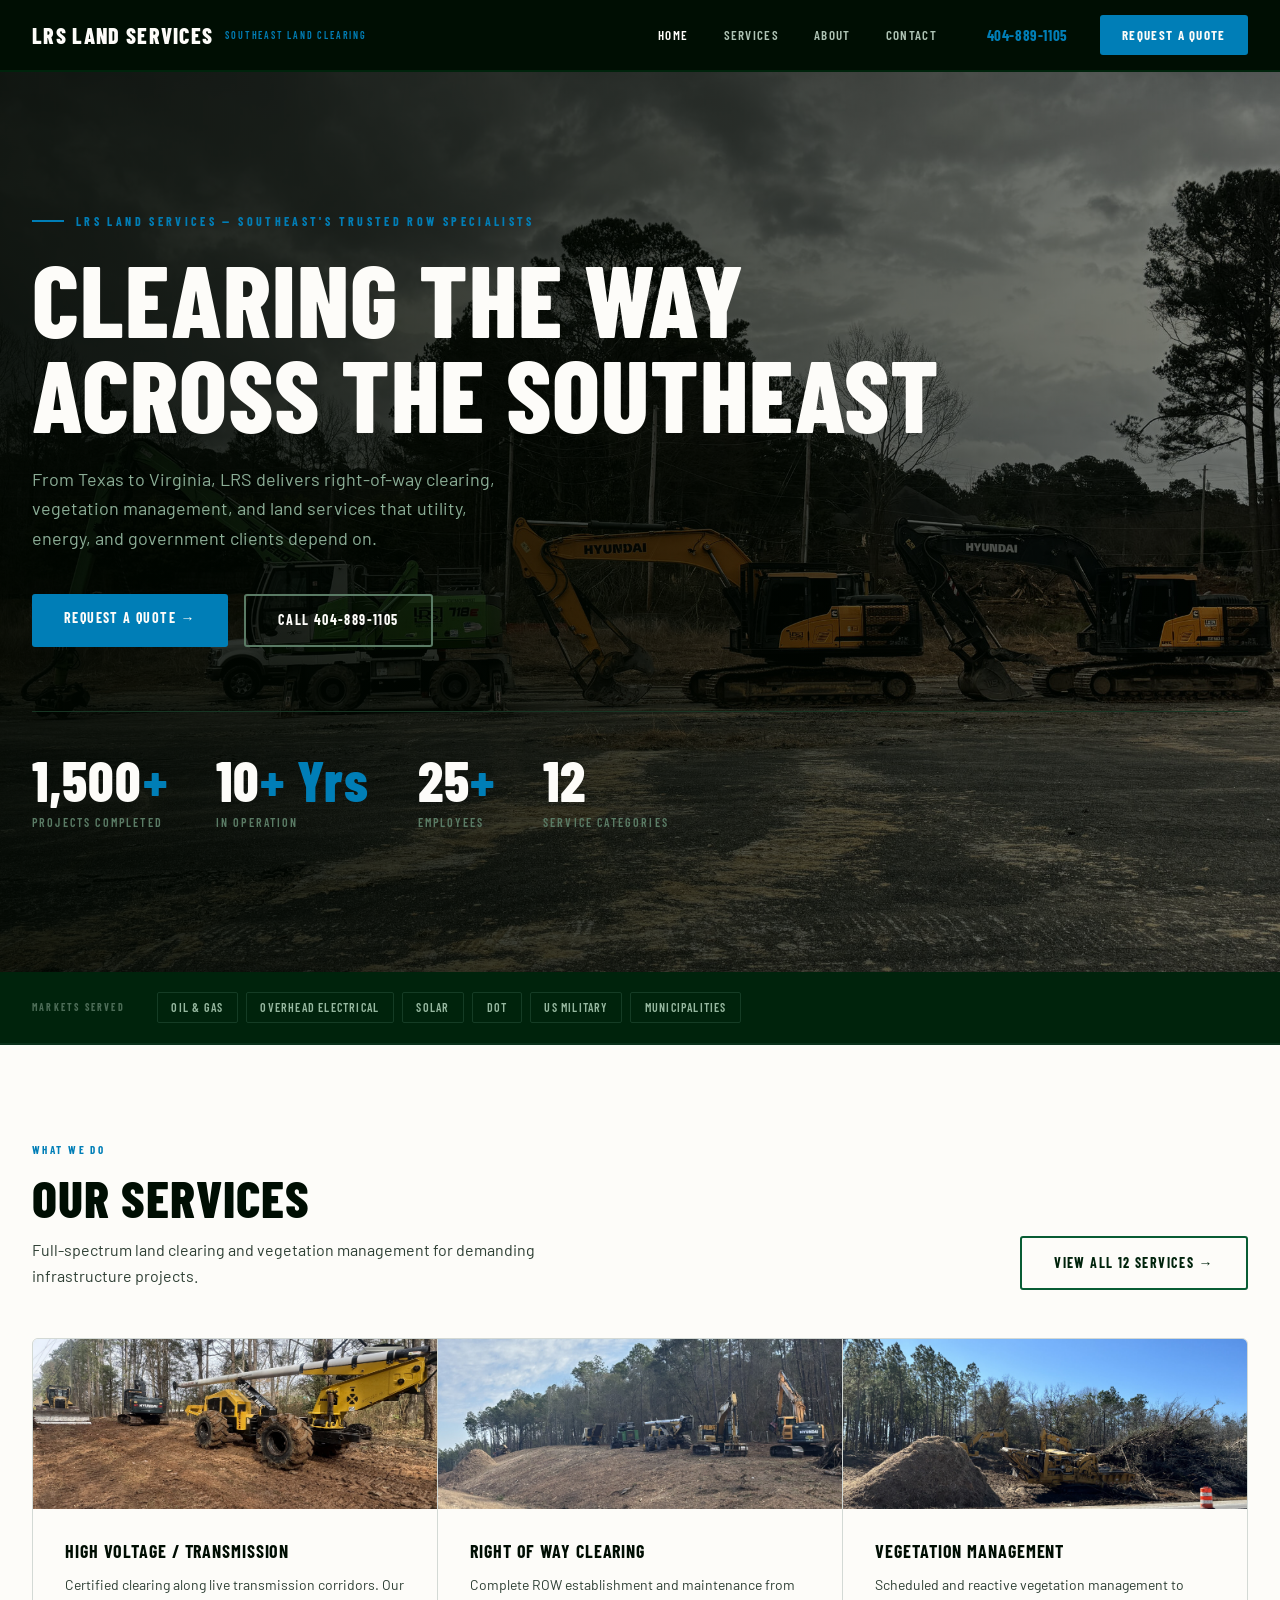
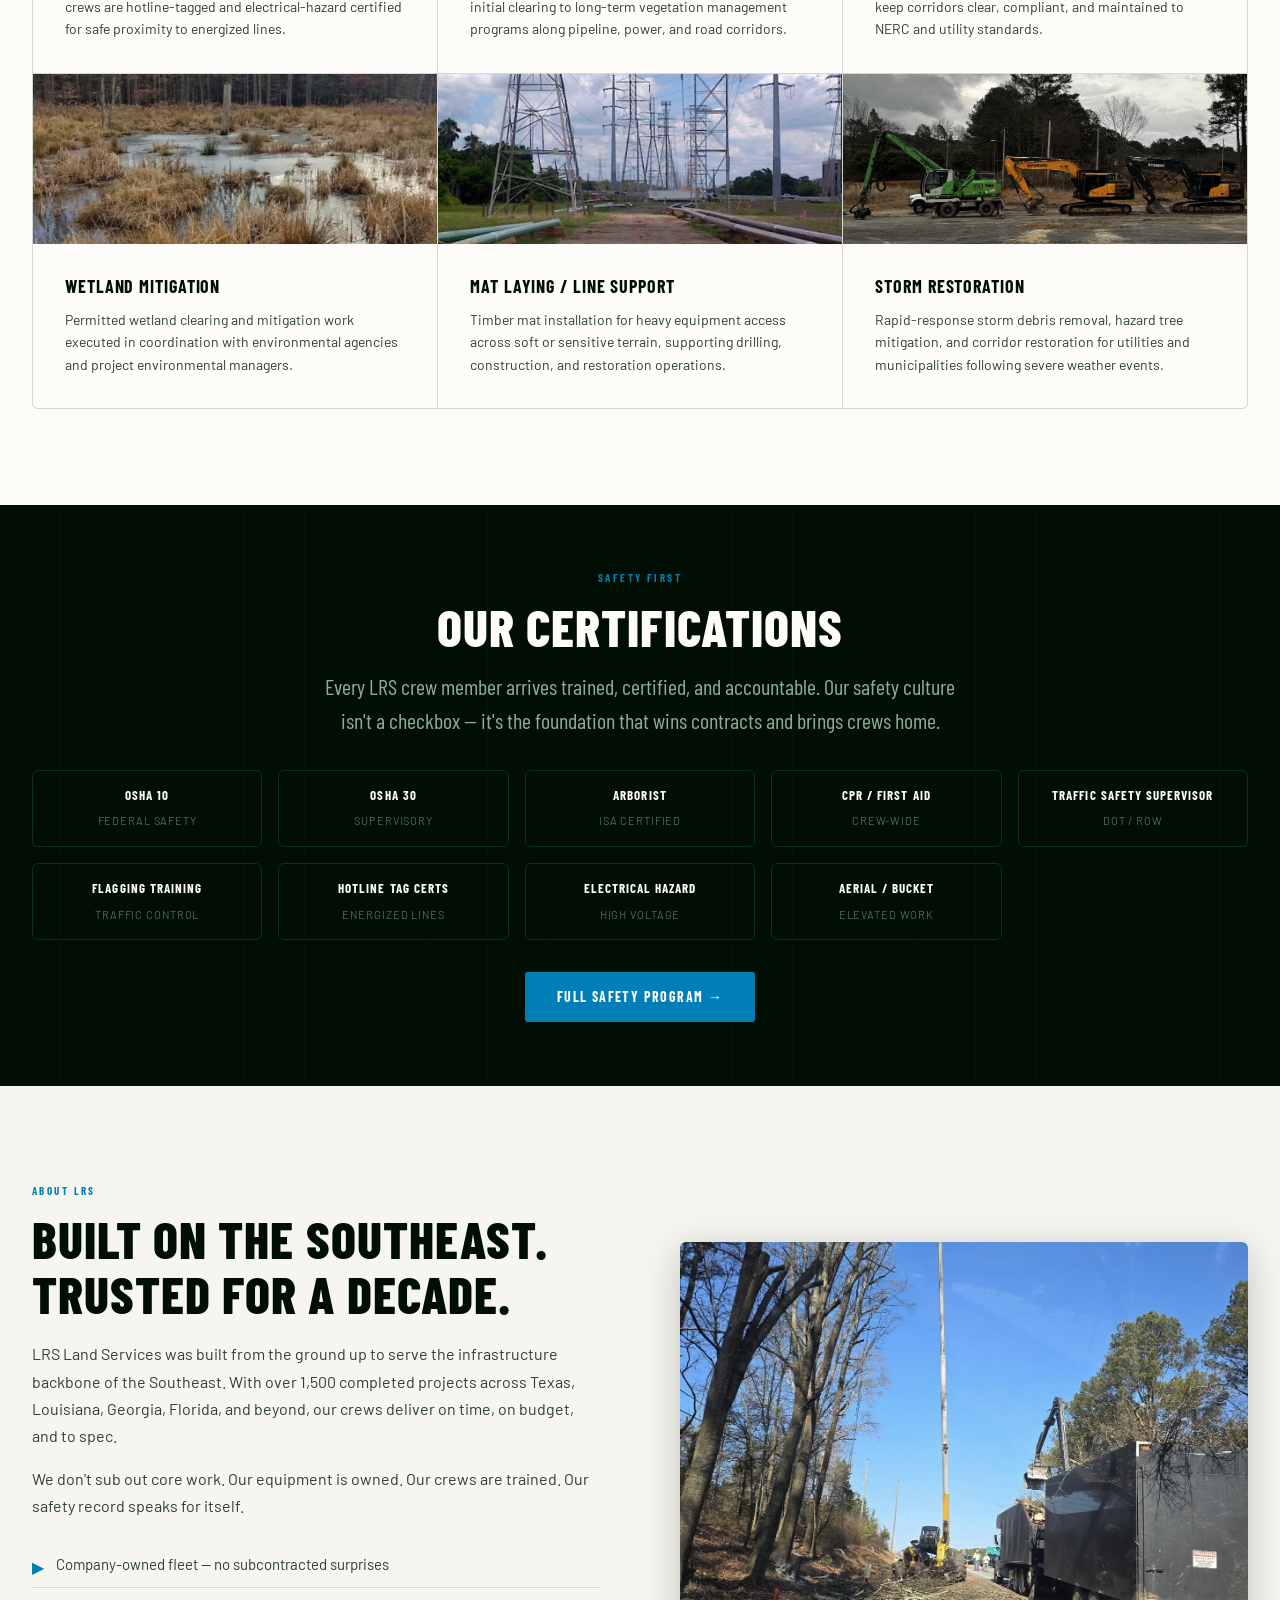
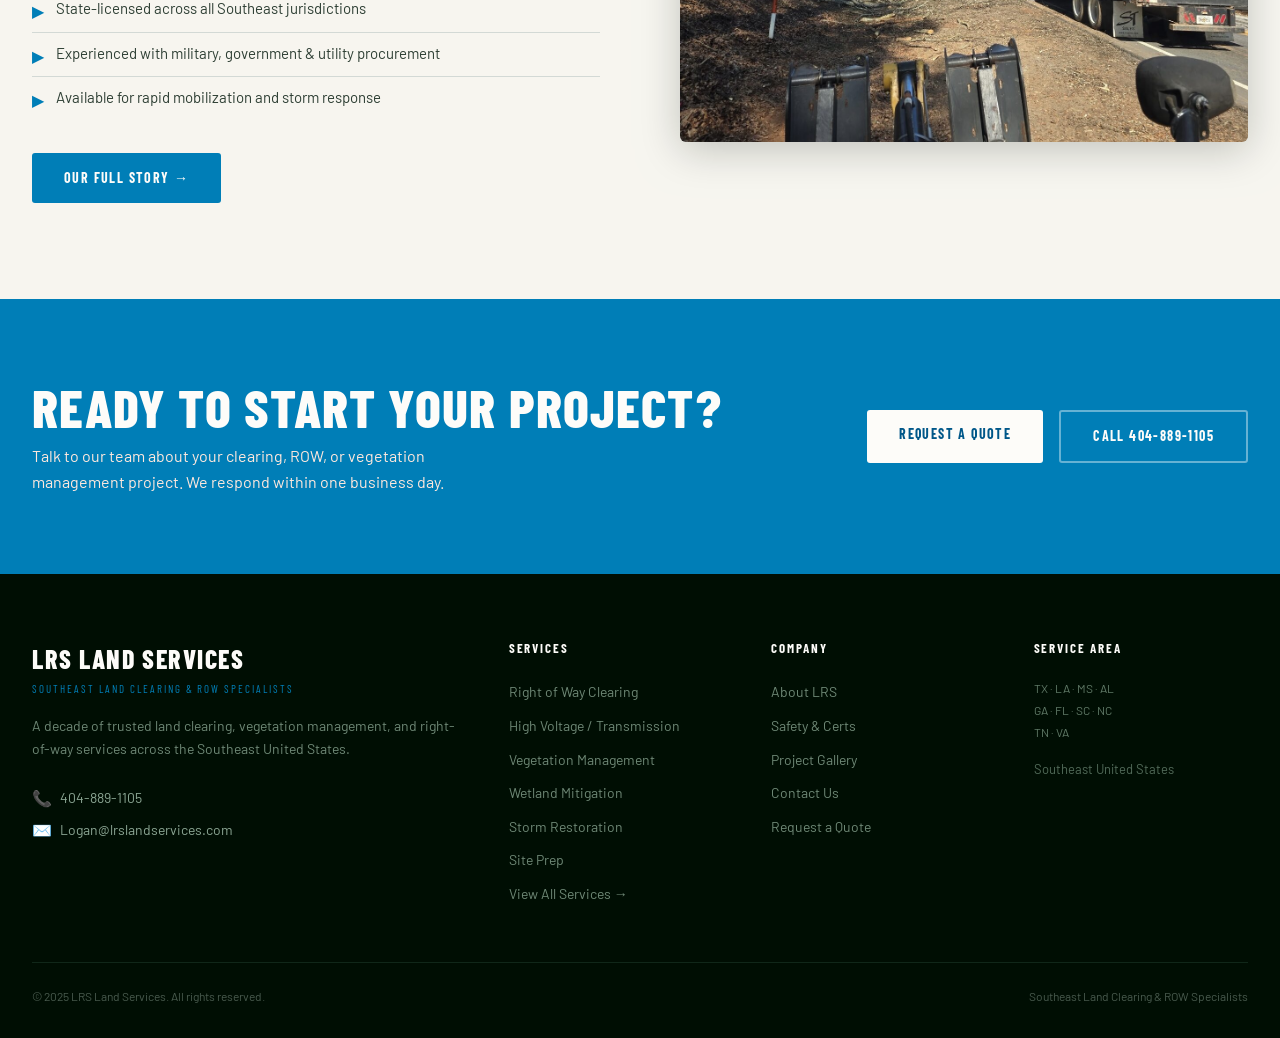
<file: index.html>
<!DOCTYPE html><html lang="en" data-colorway="green" style="--orange: oklch(55% 0.15 230); --orange-dark: oklch(42% 0.14 230);"><head>

  <meta charset="UTF-8">
  <meta name="viewport" content="width=device-width, initial-scale=1.0">
  <title>LRS Land Services — Clearing the Way Across the Southeast</title>
  <link rel="icon" href="/favicon.svg" type="image/svg+xml">
  <link rel="stylesheet" href="/shared.css">
  <style>
    /* ── Hero ────────────────────────────────────────────────────────────── */
    .hero {
      min-height: 100vh;
      position: relative;
      display: flex;
      align-items: center;
      overflow: hidden;
    }
    .hero-bg {
      position: absolute;
      inset: 0;
      background-image: url('/uploads/img-6658-85b6f6cc.jpg');
      background-size: cover;
      background-position: center 40%;
    }
    .hero-bg::after {
      content: '';
      position: absolute;
      inset: 0;
      background: linear-gradient(
        to right,
        oklch(10% calc(0.04 * var(--cw-c-mul, 1)) var(--cw-h, 155) / 0.88) 0%,
        oklch(10% calc(0.04 * var(--cw-c-mul, 1)) var(--cw-h, 155) / 0.72) 50%,
        oklch(10% calc(0.04 * var(--cw-c-mul, 1)) var(--cw-h, 155) / 0.45) 100%
      );
    }
    .hero-ph-label {
      position: absolute;
      bottom: 2rem;
      right: 2rem;
      font-family: monospace;
      font-size: 10px;
      letter-spacing: 0.1em;
      text-transform: uppercase;
      color: oklch(40% calc(0.04 * var(--cw-c-mul, 1)) var(--cw-h, 155));
      z-index: 2;
    }
    .hero-inner {
      position: relative;
      z-index: 2;
      max-width: 1280px;
      width: 100%;
      margin: 0 auto;
      padding: 0 2rem;
    }
    .hero-eyebrow {
      font-family: var(--font-display);
      font-weight: 700;
      font-size: 12px;
      letter-spacing: 0.28em;
      text-transform: uppercase;
      color: var(--orange);
      margin-bottom: 1.25rem;
      display: flex;
      align-items: center;
      gap: 0.75rem;
    }
    .hero-eyebrow::before {
      content: '';
      display: block;
      width: 32px;
      height: 2px;
      background: var(--orange);
    }
    .hero-title {
      font-family: var(--font-display);
      font-weight: 800;
      font-size: clamp(52px, 8.5vw, 100px);
      letter-spacing: 0.01em;
      text-transform: uppercase;
      line-height: 0.95;
      color: var(--warm-white);
      margin-bottom: 1.5rem;
      text-wrap: balance;
    }
    .hero-title em {
      font-style: normal;
      color: var(--orange);
    }
    .hero-sub {
      font-size: 18px;
      color: oklch(72% calc(0.05 * var(--cw-c-mul, 1)) var(--cw-h, 155));
      max-width: 480px;
      line-height: 1.65;
      margin-bottom: 2.5rem;
    }
    .hero-ctas {
      display: flex;
      gap: 1rem;
      flex-wrap: wrap;
      margin-bottom: 4rem;
    }
    .hero-stats {
      display: flex;
      gap: 3rem;
      flex-wrap: wrap;
      padding-top: 2.5rem;
      border-top: 1px solid oklch(30% calc(0.05 * var(--cw-c-mul, 1)) var(--cw-h, 155));
    }
    .hero-stat {}
    .hero-stat-num {
      font-family: var(--font-display);
      font-weight: 800;
      font-size: clamp(36px, 5vw, 56px);
      letter-spacing: 0.02em;
      color: var(--warm-white);
      line-height: 1;
    }
    .hero-stat-num span { color: var(--orange); }
    .hero-stat-label {
      font-family: var(--font-display);
      font-size: 12px;
      font-weight: 600;
      letter-spacing: 0.18em;
      text-transform: uppercase;
      color: oklch(55% calc(0.05 * var(--cw-c-mul, 1)) var(--cw-h, 155));
      margin-top: 0.3rem;
    }

    /* ── Markets bar ──────────────────────────────────────────────────────── */
    .markets-bar {
      background: var(--green-dark);
      padding: 1.25rem 2rem;
      border-bottom: 2px solid oklch(28% calc(0.06 * var(--cw-c-mul, 1)) var(--cw-h, 155));
    }
    .markets-bar-inner {
      max-width: 1280px;
      margin: 0 auto;
      display: flex;
      align-items: center;
      gap: 2rem;
      flex-wrap: wrap;
    }
    .markets-bar-label {
      font-family: var(--font-display);
      font-size: 10px;
      font-weight: 700;
      letter-spacing: 0.22em;
      text-transform: uppercase;
      color: oklch(50% calc(0.05 * var(--cw-c-mul, 1)) var(--cw-h, 155));
      flex-shrink: 0;
    }
    .markets-bar-items {
      display: flex;
      gap: 0.5rem;
      flex-wrap: wrap;
    }
    .market-chip {
      font-family: var(--font-display);
      font-weight: 600;
      font-size: 12px;
      letter-spacing: 0.1em;
      text-transform: uppercase;
      color: oklch(75% calc(0.05 * var(--cw-c-mul, 1)) var(--cw-h, 155));
      padding: 0.3rem 0.85rem;
      border: 1px solid oklch(32% calc(0.06 * var(--cw-c-mul, 1)) var(--cw-h, 155));
      border-radius: 2px;
      transition: all 0.15s;
    }
    .market-chip:hover {
      border-color: var(--orange);
      color: var(--orange);
    }

    /* ── Services preview ─────────────────────────────────────────────────── */
    .services-section {
      padding: 6rem 2rem;
      background: var(--warm-white);
    }
    .services-inner { max-width: 1280px; margin: 0 auto; }
    .services-header {
      display: flex;
      justify-content: space-between;
      align-items: flex-end;
      margin-bottom: 3rem;
      flex-wrap: wrap;
      gap: 1rem;
    }
    .services-grid {
      display: grid;
      grid-template-columns: repeat(3, 1fr);
      gap: 1.5px;
      background: var(--border);
      border: 1.5px solid var(--border);
      overflow: hidden;
      border-radius: var(--radius);
    }
    .service-card {
      background: var(--warm-white);
      padding: 0;
      transition: background 0.2s;
      position: relative;
      display: flex;
      flex-direction: column;
      overflow: hidden;
    }
    .service-card:hover { background: var(--cream); }
    .service-card:hover .service-icon { color: var(--orange); }
    .service-card-img {
      height: 170px;
      background-size: cover;
      background-position: center;
      background-color: var(--cream);
      transition: transform 0.4s ease;
    }
    .service-card:hover .service-card-img { transform: scale(1.04); }
    .service-card-body {
      padding: 1.75rem 2rem 2rem;
      flex: 1;
      display: flex;
      flex-direction: column;
    }
    .service-icon {
      font-size: 28px;
      margin-bottom: 1rem;
      color: var(--green-mid);
      transition: color 0.2s;
    }
    .service-card h3 {
      font-family: var(--font-display);
      font-weight: 700;
      font-size: 18px;
      letter-spacing: 0.05em;
      text-transform: uppercase;
      color: var(--green-darkest);
      margin-bottom: 0.5rem;
    }
    .service-card p {
      font-size: 14px;
      color: var(--text-mid);
      line-height: 1.6;
    }
    .service-use-case {
      margin-top: 1rem;
      padding: 0.6rem 0.75rem;
      background: oklch(94% calc(0.015 * var(--cw-c-mul, 1)) var(--cw-h, 155));
      border-left: 3px solid var(--orange);
      font-size: 12px;
      color: var(--text-mid);
      font-style: italic;
      border-radius: 0 2px 2px 0;
    }

    /* ── Safety strip ─────────────────────────────────────────────────────── */
    .safety-section {
      background: var(--green-darkest);
      padding: 4rem 2rem;
      position: relative;
      overflow: hidden;
    }
    .safety-section::before {
      content: '';
      position: absolute;
      inset: 0;
      background: repeating-linear-gradient(
        90deg,
        transparent,
        transparent 60px,
        oklch(100% 0 0 / 0.02) 60px,
        oklch(100% 0 0 / 0.02) 61px
      );
    }
    .safety-inner {
      max-width: 1280px;
      margin: 0 auto;
      position: relative;
    }
    .safety-header { margin-bottom: 2rem; text-align: center; }
    .safety-statement {
      font-family: var(--font-display);
      font-size: clamp(18px, 2.5vw, 22px);
      font-weight: 400;
      color: oklch(72% calc(0.05 * var(--cw-c-mul, 1)) var(--cw-h, 155));
      max-width: 640px;
      line-height: 1.55;
      margin-top: 1rem;
      margin-left: auto;
      margin-right: auto;
    }
    .cert-grid {
      display: grid;
      grid-template-columns: repeat(5, 1fr);
      gap: 1rem;
    }
    .safety-inner { text-align: center; }
    .safety-inner .cert-grid { text-align: left; }
    .cert-badge {
      border: 1px solid oklch(28% calc(0.06 * var(--cw-c-mul, 1)) var(--cw-h, 155));
      border-radius: var(--radius);
      padding: 1rem;
      text-align: center;
      transition: border-color 0.2s, background 0.2s;
      display: flex;
      flex-direction: column;
      align-items: center;
      justify-content: center;
      gap: 0.25rem;
      width: 100%;
    }
    .cert-badge:hover {
      border-color: var(--orange);
      background: oklch(18% calc(0.05 * var(--cw-c-mul, 1)) var(--cw-h, 155));
    }
    .cert-badge-icon {
      font-size: 26px;
      margin-bottom: 0.6rem;
      display: block;
    }
    .cert-badge-name {
      font-family: var(--font-display);
      font-weight: 700;
      font-size: 13px;
      letter-spacing: 0.08em;
      text-transform: uppercase;
      color: var(--warm-white);
      line-height: 1.3;
    }
    .cert-badge-type {
      font-size: 11px;
      color: oklch(50% calc(0.04 * var(--cw-c-mul, 1)) var(--cw-h, 155));
      margin-top: 0.3rem;
      text-transform: uppercase;
      letter-spacing: 0.08em;
    }

    /* ── About teaser ──────────────────────────────────────────────────────── */
    .about-teaser {
      padding: 6rem 2rem;
      background: var(--cream);
    }
    .about-teaser-inner {
      max-width: 1280px;
      margin: 0 auto;
      display: grid;
      grid-template-columns: 1fr 1fr;
      gap: 5rem;
      align-items: center;
    }
    .about-teaser-copy h2 { margin-bottom: 1.25rem; }
    .about-teaser-copy p {
      font-size: 16px;
      color: var(--text-mid);
      line-height: 1.7;
      margin-bottom: 1rem;
    }
    .about-teaser-copy .cta-row {
      display: flex;
      gap: 1rem;
      margin-top: 2rem;
      flex-wrap: wrap;
      align-items: center;
    }
    .differentiator-list {
      list-style: none;
      margin-top: 1.5rem;
    }
    .differentiator-list li {
      display: flex;
      align-items: flex-start;
      gap: 0.75rem;
      font-size: 15px;
      color: var(--text-mid);
      padding: 0.5rem 0;
      border-bottom: 1px solid var(--border);
    }
    .differentiator-list li:last-child { border-bottom: none; }
    .differentiator-list .check {
      color: var(--orange);
      font-size: 16px;
      flex-shrink: 0;
      margin-top: 2px;
    }
    .about-ph {
      height: 500px;
      border-radius: var(--radius);
      overflow: hidden;
      box-shadow: var(--shadow-strong);
    }

    /* ── CTA banner ───────────────────────────────────────────────────────── */
    .cta-banner {
      background: var(--orange);
      padding: 5rem 2rem;
    }
    .cta-banner-inner {
      max-width: 1280px;
      margin: 0 auto;
      display: flex;
      align-items: center;
      justify-content: space-between;
      gap: 2rem;
      flex-wrap: wrap;
    }
    .cta-banner h2 {
      font-family: var(--font-display);
      font-weight: 800;
      font-size: clamp(32px, 5vw, 54px);
      text-transform: uppercase;
      letter-spacing: 0.02em;
      color: var(--warm-white);
      line-height: 1.05;
    }
    .cta-banner p {
      font-size: 16px;
      color: oklch(95% 0.03 48);
      margin-top: 0.5rem;
      max-width: 480px;
    }
    .cta-banner-buttons {
      display: flex;
      gap: 1rem;
      flex-shrink: 0;
      flex-wrap: wrap;
    }
    .btn-white {
      display: inline-block;
      background: var(--warm-white);
      color: var(--orange-dark);
      font-family: var(--font-display);
      font-weight: 700;
      font-size: 14px;
      letter-spacing: 0.1em;
      text-transform: uppercase;
      padding: 0.85rem 2rem;
      border-radius: var(--radius-sm);
      transition: opacity 0.15s;
    }
    .btn-white:hover { opacity: 0.9; }
    .btn-white-outline {
      display: inline-block;
      background: transparent;
      color: var(--warm-white);
      font-family: var(--font-display);
      font-weight: 700;
      font-size: 14px;
      letter-spacing: 0.1em;
      text-transform: uppercase;
      padding: 0.85rem 2rem;
      border-radius: var(--radius-sm);
      border: 2px solid oklch(100% 0 0 / 0.4);
      transition: border-color 0.15s;
    }
    .btn-white-outline:hover { border-color: var(--warm-white); }

    /* ── Responsive ───────────────────────────────────────────────────────── */
    @media (max-width: 960px) {
      .services-grid { grid-template-columns: repeat(2, 1fr); }
      .cert-grid { grid-template-columns: repeat(3, 1fr); }
      .about-teaser-inner { grid-template-columns: 1fr; gap: 3rem; }
      .about-ph { height: 320px; }
      .services-section, .about-teaser, .safety-section { padding: 4.5rem 1.5rem; }
      .hero-inner { padding: 0 1.5rem; }
      .hero-stats { gap: 2rem; }
      .markets-bar { padding: 1rem 1.5rem; }
      .cta-banner { padding: 4rem 1.5rem; }
    }
    @media (max-width: 640px) {
      /* Hero — taller breathing room, larger type, mobile-native feel */
      .hero { min-height: auto; padding: 4.5rem 0 3.5rem; }
      .hero-inner { padding: 0 1.25rem; }
      .hero-eyebrow { font-size: 10px; letter-spacing: 0.2em; margin-bottom: 1rem; }
      .hero-eyebrow::before { width: 20px; }
      .hero-title { font-size: 44px; line-height: 1; margin-bottom: 1.25rem; }
      .hero-sub { font-size: 16px; line-height: 1.55; margin-bottom: 2rem; max-width: 100%; }

      /* Full-width stacked pill CTAs — the dominant mobile pattern */
      .hero-ctas { flex-direction: column; gap: 0.75rem; margin-bottom: 2.5rem; align-items: stretch; }
      .hero-ctas .btn-primary,
      .hero-ctas .btn-outline { width: 100%; text-align: center; padding: 1.1rem 1rem; font-size: 15px; letter-spacing: 0.06em; }

      /* Stats — 2×2 grid with tight hierarchy */
      .hero-stats {
        display: grid;
        grid-template-columns: 1fr 1fr;
        gap: 1.25rem 1rem;
        padding-top: 2rem;
      }
      .hero-stat-num { font-size: 32px; letter-spacing: 0.01em; }
      .hero-stat-label { font-size: 10px; letter-spacing: 0.14em; }

      /* Markets bar — horizontal-scroll strip (very mobile-native) so chips
         don't wrap into a tall pile */
      .markets-bar { padding: 0.85rem 0; border-bottom-width: 1px; }
      .markets-bar-inner { gap: 0.75rem; flex-wrap: nowrap; padding: 0 1.25rem; }
      .markets-bar-label { font-size: 9px; }
      .markets-bar-items {
        flex-wrap: nowrap;
        overflow-x: auto;
        scrollbar-width: none;
        -webkit-overflow-scrolling: touch;
        padding-right: 1.25rem;
      }
      .markets-bar-items::-webkit-scrollbar { display: none; }
      .market-chip { white-space: nowrap; font-size: 11px; padding: 0.35rem 0.75rem; }

      /* Services — clean stacked cards with chevron affordance */
      .services-section, .about-teaser, .safety-section { padding: 3.5rem 1.25rem; }
      .services-header { flex-direction: column; align-items: flex-start; gap: 1.25rem; margin-bottom: 1.75rem; }
      .services-grid { grid-template-columns: 1fr; gap: 1px; border-radius: 8px; }
      .service-card { padding: 0; }
      .service-card-body { padding: 1.5rem 1.25rem; }
      .service-card-img { height: 200px; }
      .service-card::after {
        content: '→';
        position: absolute;
        top: 50%;
        right: 1.25rem;
        margin-top: 70px;
        color: var(--orange);
        font-size: 20px;
        opacity: 0.6;
      }
      .service-icon { font-size: 24px; margin-bottom: 0.6rem; }
      .service-card h3 { font-size: 16px; }
      .service-card p { font-size: 14px; }
      .service-use-case { font-size: 12px; margin-top: 0.85rem; padding: 0.55rem 0.7rem; }

      /* About teaser image stacks above copy on mobile (order swap) */
      .about-teaser-inner { gap: 2rem; }
      .about-ph { height: 240px; order: -1; }

      /* Safety — tighter cert grid with bigger touch targets */
      .safety-statement { font-size: 17px; line-height: 1.5; }
      .cert-grid { grid-template-columns: repeat(2, 1fr); gap: 0.6rem; }
      .cert-badge { padding: 1rem 0.5rem; min-height: 110px; }
      .cert-badge-name { font-size: 12px; }
      .cert-badge-type { font-size: 10px; }

      /* CTA banner — bold mobile block, full-width buttons */
      .cta-banner { padding: 3rem 1.25rem; }
      .cta-banner h2 { font-size: 32px; line-height: 1.05; }
      .cta-banner p { font-size: 15px; }
      .cta-banner-inner { flex-direction: column; align-items: stretch; gap: 1.5rem; }
      .cta-banner-buttons { width: 100%; flex-direction: column; gap: 0.6rem; }
      .btn-white, .btn-white-outline { width: 100%; text-align: center; padding: 1.05rem 1rem; }

      /* Float a sticky call/quote bar at the bottom — classic mobile pattern.
         Lift content above it so the footer/last section isn't covered. */
      body { padding-bottom: 64px; }
      .mobile-action-bar {
        position: fixed;
        bottom: 0; left: 0; right: 0;
        display: flex;
        z-index: 90;
        background: var(--green-darkest);
        border-top: 1px solid oklch(28% 0.06 155);
        padding-bottom: env(safe-area-inset-bottom, 0);
      }
      .mobile-action-bar a {
        flex: 1;
        display: flex;
        align-items: center;
        justify-content: center;
        gap: 0.5rem;
        padding: 1rem 0.5rem;
        font-family: var(--font-display);
        font-weight: 700;
        font-size: 13px;
        letter-spacing: 0.08em;
        text-transform: uppercase;
        color: var(--warm-white);
      }
      .mobile-action-bar a + a {
        border-left: 1px solid oklch(28% 0.06 155);
        background: var(--orange);
      }
    }
    /* Hide the sticky mobile bar on tablet/desktop */
    @media (min-width: 641px) {
      .mobile-action-bar { display: none !important; }
    }
    @media (max-width: 640px) {
      /* shim so the merge with original block continues — keeps line below safe */
    }
    @media (max-width: 380px) {
      .hero-stat-num { font-size: 32px; }
    }
  </style>
</script>

<body>

<!-- ── Nav ─────────────────────────────────────────────────────────────────── -->
<nav class="site-nav">
  <div class="nav-inner">
    <a href="/" class="nav-logo">
      <span class="logo-main">LRS Land Services</span>
      <span class="logo-sub">Southeast Land Clearing</span>
    </a>
    <ul class="nav-links">
      <li><a href="/" class="active">Home</a></li>
      <li><a href="/services">Services</a></li>
      <li><a href="/about">About</a></li>
      <li><a href="/about#contact">Contact</a></li>
    </ul>
    <a href="tel:4048891105" class="nav-phone" data-original="404-889-1105">404-889-1105</a>
    <a href="/about#contact" class="btn-nav">Request a Quote</a>
    <div class="nav-hamburger" onclick="toggleMenu()">
      <span></span><span></span><span></span>
    </div>
  </div>
</nav>
<div class="mobile-menu" id="mobileMenu">
  <a href="/">Home</a>
  <a href="/services">Services</a>
  <a href="/about">About</a>
  <a href="/about#contact">Contact</a>
  <a href="tel:4048891105">404-889-1105</a>
  <a href="/about#contact" class="mobile-cta">Request a Quote →</a>
</div>

<div class="mobile-action-bar">
  <a href="tel:4048891105">📞 Call</a>
  <a href="/about#contact">Get Quote →</a>
</div>

<div class="page-body">

<!-- ── Hero ────────────────────────────────────────────────────────────────── -->
<section class="hero">
  <div class="hero-bg"></div>
  <div class="hero-inner">
    <div class="hero-eyebrow">LRS Land Services — Southeast's Trusted ROW Specialists</div>
    <h1 class="hero-title" id="heroTitle">Clearing the Way<br>Across the Southeast</h1>
    <p class="hero-sub" id="heroSub">From Texas to Virginia, LRS delivers right-of-way clearing, vegetation management, and land services that utility, energy, and government clients depend on.</p>
    <div class="hero-ctas">
      <a href="/about#contact" class="btn-primary">Request a Quote →</a>
      <a href="tel:4048891105" class="btn-outline">Call 404-889-1105</a>
    </div>
    <div class="hero-stats">
      <div class="hero-stat">
        <div class="hero-stat-num" data-target="1500">1,500<span>+</span></div>
        <div class="hero-stat-label">Projects Completed</div>
      </div>
      <div class="hero-stat">
        <div class="hero-stat-num" data-target="10">10<span>+ Yrs</span></div>
        <div class="hero-stat-label">In Operation</div>
      </div>
      <div class="hero-stat">
        <div class="hero-stat-num" data-target="25">25<span>+</span></div>
        <div class="hero-stat-label">Employees</div>
      </div>
      <div class="hero-stat">
        <div class="hero-stat-num">12<span></span></div>
        <div class="hero-stat-label">Service Categories</div>
      </div>
    </div>
  </div>
</section>

<!-- ── Markets bar ──────────────────────────────────────────────────────────── -->
<div class="markets-bar">
  <div class="markets-bar-inner">
    <span class="markets-bar-label">Markets Served</span>
    <div class="markets-bar-items">
      <span class="market-chip">Oil &amp; Gas</span>
      <span class="market-chip">Overhead Electrical</span>
      <span class="market-chip">Solar</span>
      <span class="market-chip">DOT</span>
      <span class="market-chip">US Military</span>
      <span class="market-chip">Municipalities</span>
    </div>
  </div>
</div>

<!-- ── Services Preview ─────────────────────────────────────────────────────── -->
<section class="services-section">
  <div class="services-inner">
    <div class="services-header">
      <div>
        <div class="section-label">What We Do</div>
        <h2 class="section-title">Our Services</h2>
        <p class="section-sub">Full-spectrum land clearing and vegetation management for demanding infrastructure projects.</p>
      </div>
      <a href="/services" class="btn-outline dark">View All 12 Services →</a>
    </div>
    <div class="services-grid">
      <div class="service-card">
        <div class="service-card-img" style="background-image:url('/uploads/high-voltage-trans-clearing.jpg'); background-position:center 55%;"></div>
        <div class="service-card-body">
          <h3>High Voltage / Transmission</h3>
          <p>Certified clearing along live transmission corridors. Our crews are hotline-tagged and electrical-hazard certified for safe proximity to energized lines.</p>
        </div>
      </div>
      <div class="service-card">
        <div class="service-card-img" style="background-image:url('/uploads/right-of-way-clearing.jpg'); background-position:center 60%;"></div>
        <div class="service-card-body">
          <h3>Right of Way Clearing</h3>
          <p>Complete ROW establishment and maintenance from initial clearing to long-term vegetation management programs along pipeline, power, and road corridors.</p>
        </div>
      </div>
      <div class="service-card">
        <div class="service-card-img" style="background-image:url('/uploads/vegetation-management.jpg'); background-position:center 60%;"></div>
        <div class="service-card-body">
          <h3>Vegetation Management</h3>
          <p>Scheduled and reactive vegetation management to keep corridors clear, compliant, and maintained to NERC and utility standards.</p>
        </div>
      </div>
      <div class="service-card">
        <div class="service-card-img" style="background-image:url('/uploads/wetland.jpg'); background-position:center 50%;"></div>
        <div class="service-card-body">
          <h3>Wetland Mitigation</h3>
          <p>Permitted wetland clearing and mitigation work executed in coordination with environmental agencies and project environmental managers.</p>
        </div>
      </div>
      <div class="service-card">
        <div class="service-card-img" style="background-image:url('/uploads/matting.jpg'); background-position:center 60%;"></div>
        <div class="service-card-body">
          <h3>Mat Laying / Line Support</h3>
          <p>Timber mat installation for heavy equipment access across soft or sensitive terrain, supporting drilling, construction, and restoration operations.</p>
        </div>
      </div>
      <div class="service-card">
        <div class="service-card-img" style="background-image:url('/uploads/img-6658.jpg'); background-position:center 50%;"></div>
        <div class="service-card-body">
          <h3>Storm Restoration</h3>
          <p>Rapid-response storm debris removal, hazard tree mitigation, and corridor restoration for utilities and municipalities following severe weather events.</p>
        </div>
      </div>
    </div>
  </div>
</section>

<!-- ── Safety ───────────────────────────────────────────────────────────────── -->
<section class="safety-section">
  <div class="safety-inner">
    <div class="safety-header">
      <div class="section-label" style="color: var(--orange)">Safety First</div>
      <h2 class="section-title light">Our Certifications</h2>
      <p class="safety-statement">Every LRS crew member arrives trained, certified, and accountable. Our safety culture isn't a checkbox — it's the foundation that wins contracts and brings crews home.</p>
    </div>
    <div class="cert-grid">
      <div class="cert-badge">
                <div class="cert-badge-name">OSHA 10</div>
        <div class="cert-badge-type">Federal Safety</div>
      </div>
      <div class="cert-badge">
                <div class="cert-badge-name">OSHA 30</div>
        <div class="cert-badge-type">Supervisory</div>
      </div>
      <div class="cert-badge">
                <div class="cert-badge-name">Arborist</div>
        <div class="cert-badge-type">ISA Certified</div>
      </div>
      <div class="cert-badge">
                <div class="cert-badge-name">CPR / First Aid</div>
        <div class="cert-badge-type">Crew-Wide</div>
      </div>
      <div class="cert-badge">
                <div class="cert-badge-name">Traffic Safety Supervisor</div>
        <div class="cert-badge-type">DOT / ROW</div>
      </div>
      <div class="cert-badge">
                <div class="cert-badge-name">Flagging Training</div>
        <div class="cert-badge-type">Traffic Control</div>
      </div>
      <div class="cert-badge">
                <div class="cert-badge-name">Hotline Tag Certs</div>
        <div class="cert-badge-type">Energized Lines</div>
      </div>
      <div class="cert-badge">
                <div class="cert-badge-name">Electrical Hazard</div>
        <div class="cert-badge-type">High Voltage</div>
      </div>
      <div class="cert-badge">
                <div class="cert-badge-name">Aerial / Bucket</div>
        <div class="cert-badge-type">Elevated Work</div>
      </div>
    </div>
    <div style="margin-top: 2rem; display: flex; gap: 1rem; flex-wrap: wrap; justify-content: center;">
      <a href="/services#safety" class="btn-primary">Full Safety Program →</a>
    </div>
  </div>
</section>

<!-- ── About teaser ─────────────────────────────────────────────────────────── -->
<section class="about-teaser">
  <div class="about-teaser-inner">
    <div class="about-teaser-copy">
      <div class="section-label">About LRS</div>
      <h2 class="section-title">Built on the Southeast.<br>Trusted for a Decade.</h2>
      <p>LRS Land Services was built from the ground up to serve the infrastructure backbone of the Southeast. With over 1,500 completed projects across Texas, Louisiana, Georgia, Florida, and beyond, our crews deliver on time, on budget, and to spec.</p>
      <p>We don't sub out core work. Our equipment is owned. Our crews are trained. Our safety record speaks for itself.</p>
      <ul class="differentiator-list">
        <li><span class="check">▶</span>Company-owned fleet — no subcontracted surprises</li>
        <li><span class="check">▶</span>State-licensed across all Southeast jurisdictions</li>
        <li><span class="check">▶</span>Experienced with military, government &amp; utility procurement</li>
        <li><span class="check">▶</span>Available for rapid mobilization and storm response</li>
      </ul>
      <div class="cta-row">
        <a href="/about" class="btn-primary">Our Full Story →</a>
      </div>
    </div>
    <div class="about-ph" style="background-image:url('/uploads/img-5546.jpg'); background-size:cover; background-position:center 55%;"></div>
  </div>
</section>

<!-- ── CTA Banner ───────────────────────────────────────────────────────────── -->
<section class="cta-banner">
  <div class="cta-banner-inner">
    <div>
      <h2 id="ctaTitle">Ready to Start Your Project?</h2>
      <p>Talk to our team about your clearing, ROW, or vegetation management project. We respond within one business day.</p>
    </div>
    <div class="cta-banner-buttons">
      <a href="/about#contact" class="btn-white">Request a Quote</a>
      <a href="tel:4048891105" class="btn-white-outline">Call 404-889-1105</a>
    </div>
  </div>
</section>

</div><!-- end page-body -->

<!-- ── Footer ───────────────────────────────────────────────────────────────── -->
<footer class="site-footer">
  <div class="footer-inner">
    <div class="footer-brand">
      <div class="logo-main">LRS Land Services</div>
      <div class="logo-sub">Southeast Land Clearing &amp; ROW Specialists</div>
      <p>A decade of trusted land clearing, vegetation management, and right-of-way services across the Southeast United States.</p>
      <div class="footer-contact-item"><span class="icon">📞</span> <a href="tel:4048891105">404-889-1105</a></div>
      <div class="footer-contact-item"><span class="icon">✉️</span> <a href="mailto:Logan@lrslandservices.com">Logan@lrslandservices.com</a></div>
    </div>
    <div class="footer-col">
      <h4>Services</h4>
      <ul>
        <li><a href="/services">Right of Way Clearing</a></li>
        <li><a href="/services">High Voltage / Transmission</a></li>
        <li><a href="/services">Vegetation Management</a></li>
        <li><a href="/services">Wetland Mitigation</a></li>
        <li><a href="/services">Storm Restoration</a></li>
        <li><a href="/services">Site Prep</a></li>
        <li><a href="/services">View All Services →</a></li>
      </ul>
    </div>
    <div class="footer-col">
      <h4>Company</h4>
      <ul>
        <li><a href="/about">About LRS</a></li>
        <li><a href="/services#safety">Safety &amp; Certs</a></li>
        <li><a href="/about#gallery">Project Gallery</a></li>
        <li><a href="/about#contact">Contact Us</a></li>
        <li><a href="/about#contact">Request a Quote</a></li>
      </ul>
    </div>
    <div class="footer-col">
      <h4>Service Area</h4>
      <div class="footer-states">TX · LA · MS · AL<br>GA · FL · SC · NC<br>TN · VA</div>
      <div style="margin-top:1rem; font-size:13px; color: oklch(50% calc(0.04 * var(--cw-c-mul, 1)) var(--cw-h, 155));">Southeast United States</div>
    </div>
  </div>
  <div class="footer-bottom">
    <span>© 2025 LRS Land Services. All rights reserved.</span>
    <span>Southeast Land Clearing &amp; ROW Specialists</span>
  </div>
</footer>

<script>
  function toggleMenu() {
    document.getElementById('mobileMenu').classList.toggle('open');
  }

  // Stat counter animation
  function animateCounters() {
    document.querySelectorAll('.hero-stat-num[data-target]').forEach(el => {
      const target = parseInt(el.dataset.target);
      const suffix = el.querySelector('span').textContent;
      let current = 0;
      const step = Math.ceil(target / 60);
      const interval = setInterval(() => {
        current = Math.min(current + step, target);
        el.innerHTML = current.toLocaleString() + '<span>' + suffix + '</span>';
        if (current >= target) clearInterval(interval);
      }, 25);
    });
  }

  // Trigger on scroll into view
  const statsObserver = new IntersectionObserver(entries => {
    entries.forEach(e => { if (e.isIntersecting) { animateCounters(); statsObserver.disconnect(); } });
  }, { threshold: 0.3 });
  const statsEl = document.querySelector('.hero-stats');
  if (statsEl) statsObserver.observe(statsEl);
</script>

</body></html>
</file>
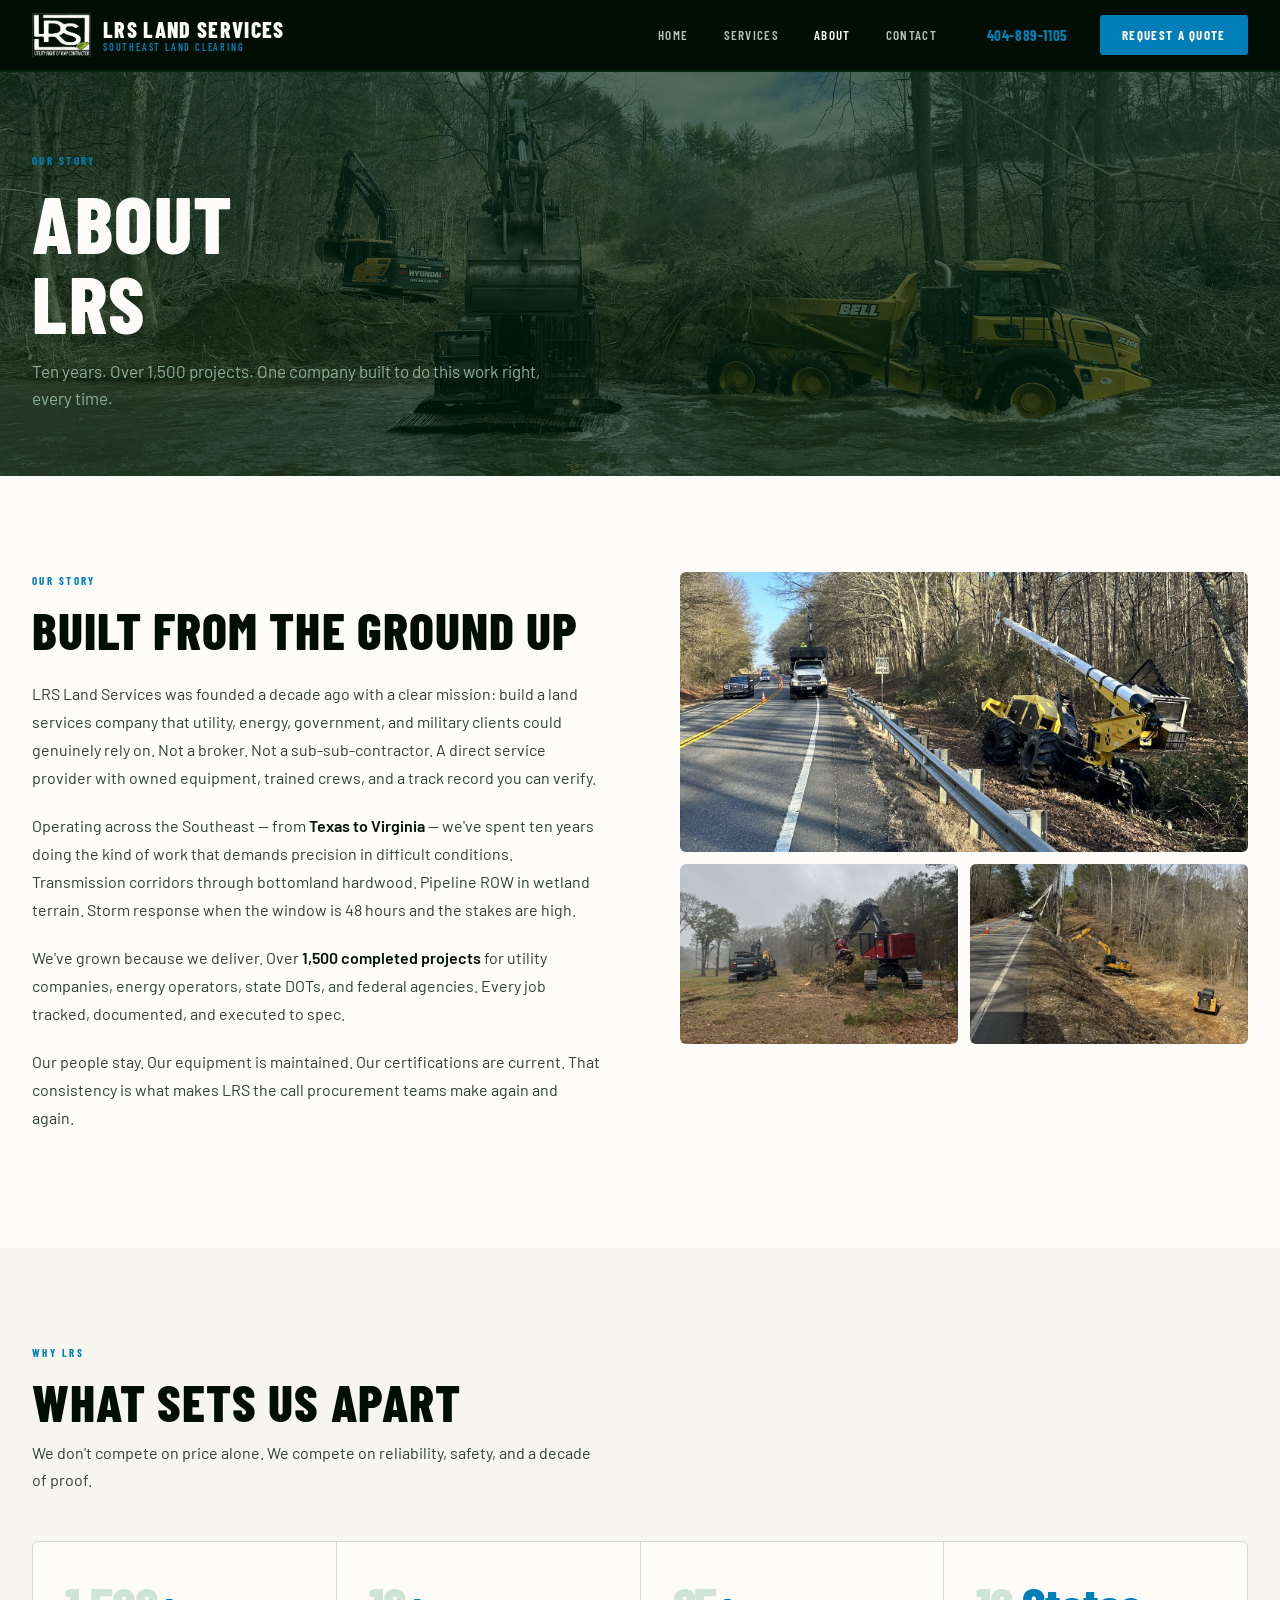
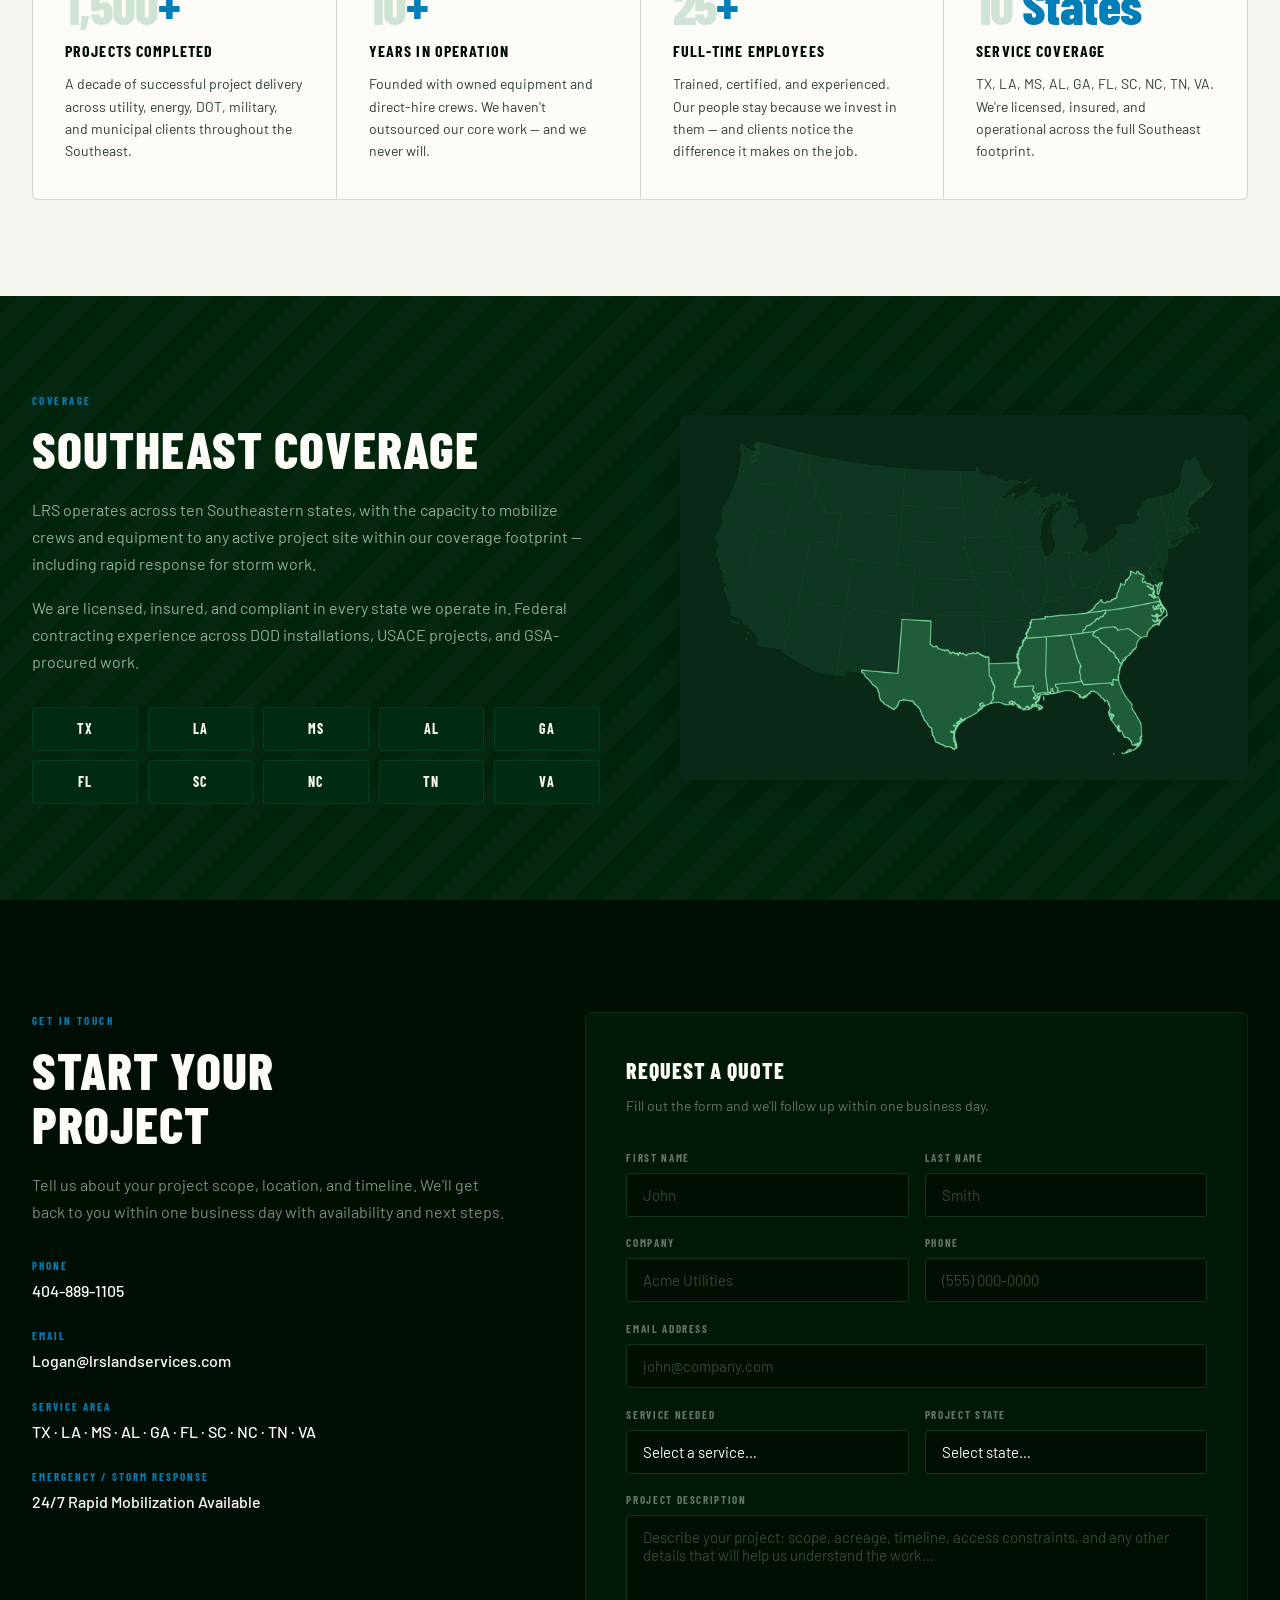
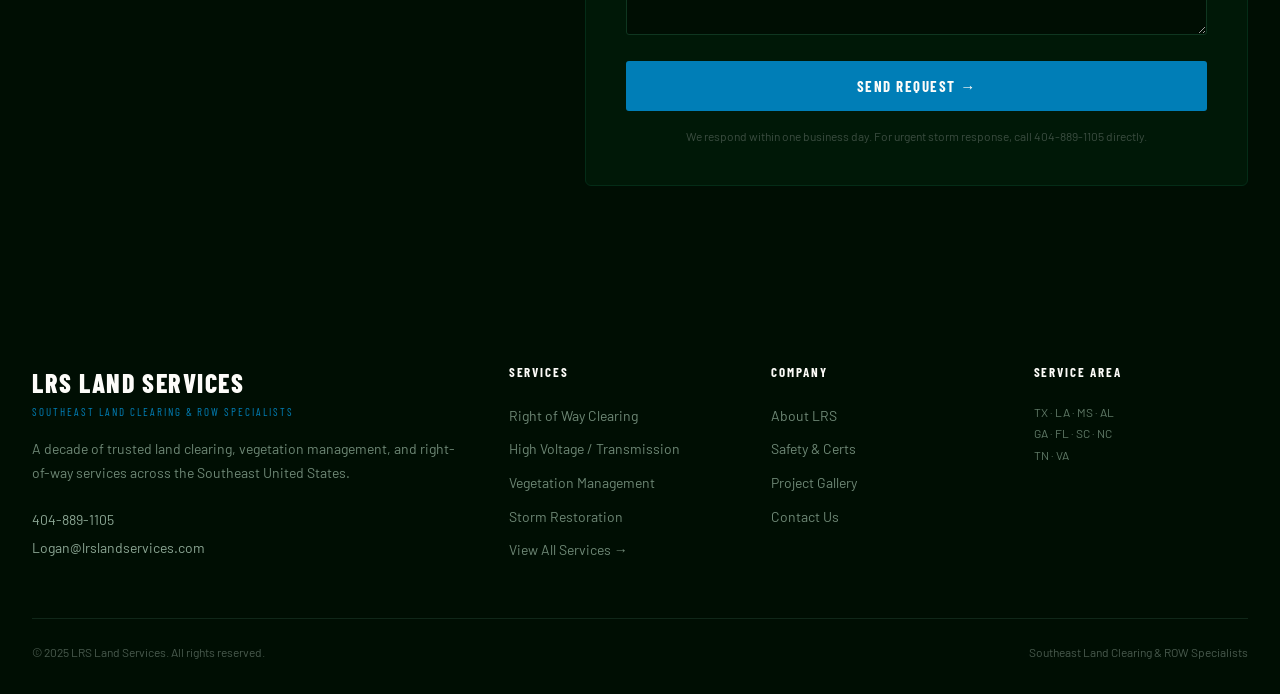
<file: about.html>
<!DOCTYPE html>
<html lang="en" data-colorway="green">
<head>
  <meta charset="UTF-8">
  <meta name="viewport" content="width=device-width, initial-scale=1.0">
  <title>About & Contact — LRS Land Services</title>
  <link rel="icon" href="/favicon.svg" type="image/svg+xml">
  <link rel="stylesheet" href="/shared.css">
  <style>
    /* Force steel blue accent */
    :root { --orange: oklch(55% 0.15 230); --orange-dark: oklch(42% 0.14 230); }
    /* Black colorway override (applied via [data-colorway="black"] on <html>) */
    html[data-colorway="black"] {
      --green-darkest: oklch(8% 0 0);
      --green-dark:    oklch(16% 0 0);
      --green:         oklch(24% 0 0);
      --green-mid:     oklch(36% 0 0);
      --green-light:   oklch(72% 0 0);
      --text-dark:     oklch(10% 0 0);
      --text-mid:      oklch(32% 0 0);
      --text-light:    oklch(58% 0 0);
      --border:        oklch(88% 0 0);
    }
    /* ── About / Story ───────────────────────────────────────────────────── */
    .about-section {
      padding: 6rem 2rem;
      background: var(--warm-white);
    }
    .about-inner {
      max-width: 1280px;
      margin: 0 auto;
      display: grid;
      grid-template-columns: 1fr 1fr;
      gap: 5rem;
      align-items: start;
    }
    .about-copy h2 { margin-bottom: 1.5rem; }
    .about-copy p {
      font-size: 16px;
      color: var(--text-mid);
      line-height: 1.75;
      margin-bottom: 1.25rem;
    }
    .about-copy p strong {
      color: var(--green-darkest);
      font-weight: 600;
    }
    .about-img-stack {
      display: grid;
      grid-template-columns: 1fr 1fr;
      grid-template-rows: auto auto;
      gap: 0.75rem;
    }
    .about-ph-main {
      grid-column: 1 / -1;
      height: 280px;
      border-radius: var(--radius);
      overflow: hidden;
    }
    .about-ph-sm {
      height: 180px;
      border-radius: var(--radius);
      overflow: hidden;
    }

    /* ── Differentiators ────────────────────────────────────────────────── */
    .diff-section {
      padding: 6rem 2rem;
      background: var(--cream);
    }
    .diff-inner { max-width: 1280px; margin: 0 auto; }
    .diff-grid {
      display: grid;
      grid-template-columns: repeat(4, 1fr);
      gap: 1px;
      background: var(--border);
      border: 1.5px solid var(--border);
      border-radius: var(--radius);
      overflow: hidden;
      margin-top: 3rem;
    }
    .diff-card {
      background: var(--warm-white);
      padding: 2.25rem 2rem;
      transition: background 0.18s;
    }
    .diff-card:hover { background: oklch(96% 0.012 155); }
    .diff-number {
      font-family: var(--font-display);
      font-weight: 800;
      font-size: 52px;
      letter-spacing: -0.02em;
      color: oklch(90% 0.03 155);
      line-height: 1;
      margin-bottom: 0.5rem;
    }
    .diff-number em {
      font-style: normal;
      color: var(--orange);
    }
    .diff-card h3 {
      font-family: var(--font-display);
      font-weight: 700;
      font-size: 16px;
      letter-spacing: 0.07em;
      text-transform: uppercase;
      color: var(--green-darkest);
      margin-bottom: 0.6rem;
    }
    .diff-card p {
      font-size: 14px;
      color: var(--text-mid);
      line-height: 1.6;
    }

    /* ── Leadership ─────────────────────────────────────────────────────── */
    .leadership-section {
      padding: 6rem 2rem;
      background: var(--warm-white);
    }
    .leadership-inner { max-width: 1280px; margin: 0 auto; }
    .leadership-grid {
      display: grid;
      grid-template-columns: repeat(3, 1fr);
      gap: 2rem;
      margin-top: 3rem;
    }
    .leader-card {
      border: 1.5px solid var(--border);
      border-radius: var(--radius);
      overflow: hidden;
      transition: box-shadow 0.2s;
    }
    .leader-card:hover { box-shadow: var(--shadow-strong); }
    .leader-ph {
      height: 240px;
    }
    .leader-body {
      padding: 1.5rem;
      background: var(--warm-white);
    }
    .leader-name {
      font-family: var(--font-display);
      font-weight: 800;
      font-size: 22px;
      letter-spacing: 0.04em;
      text-transform: uppercase;
      color: var(--green-darkest);
    }
    .leader-title {
      font-family: var(--font-display);
      font-size: 12px;
      font-weight: 700;
      letter-spacing: 0.16em;
      text-transform: uppercase;
      color: var(--orange);
      margin: 0.2rem 0 0.75rem;
    }
    .leader-bio {
      font-size: 14px;
      color: var(--text-mid);
      line-height: 1.65;
    }

    /* ── Service Area ───────────────────────────────────────────────────── */
    .area-section {
      padding: 6rem 2rem;
      background: var(--green-dark);
      position: relative;
      overflow: hidden;
    }
    .area-section::before {
      content: '';
      position: absolute;
      inset: 0;
      background: repeating-linear-gradient(
        -45deg, transparent, transparent 20px,
        oklch(100% 0 0 / 0.02) 20px, oklch(100% 0 0 / 0.02) 40px
      );
    }
    .area-inner {
      max-width: 1280px;
      margin: 0 auto;
      position: relative;
      display: grid;
      grid-template-columns: 1fr 1fr;
      gap: 5rem;
      align-items: center;
    }
    .area-copy {}
    .area-copy h2 { margin-bottom: 1.25rem; }
    .area-copy p {
      font-size: 16px;
      color: oklch(72% 0.05 155);
      line-height: 1.7;
      margin-bottom: 1rem;
    }
    .state-grid {
      display: grid;
      grid-template-columns: repeat(5, 1fr);
      gap: 0.6rem;
      margin-top: 2rem;
    }
    .state-chip {
      background: oklch(25% 0.07 155);
      border: 1px solid oklch(32% 0.08 155);
      border-radius: var(--radius-sm);
      padding: 0.6rem 0;
      text-align: center;
      font-family: var(--font-display);
      font-weight: 700;
      font-size: 14px;
      letter-spacing: 0.08em;
      color: var(--warm-white);
      transition: background 0.15s, border-color 0.15s;
    }
    .state-chip:hover {
      background: var(--orange);
      border-color: var(--orange);
    }
    .area-map-ph {
      height: 380px;
      border-radius: var(--radius);
      overflow: hidden;
      box-shadow: var(--shadow-strong);
    }

    /* ── Gallery ────────────────────────────────────────────────────────── */
    .gallery-section {
      padding: 6rem 2rem;
      background: var(--cream);
    }
    .gallery-inner { max-width: 1280px; margin: 0 auto; }
    .gallery-grid {
      display: grid;
      grid-template-columns: repeat(4, 1fr);
      grid-template-rows: auto auto;
      gap: 0.75rem;
      margin-top: 3rem;
    }
    .gallery-item {
      border-radius: var(--radius-sm);
      overflow: hidden;
      position: relative;
      cursor: pointer;
    }
    .gallery-item:hover .gallery-overlay { opacity: 1; }
    .gallery-overlay {
      position: absolute;
      inset: 0;
      background: oklch(14% 0.05 155 / 0.7);
      display: flex;
      align-items: center;
      justify-content: center;
      opacity: 0;
      transition: opacity 0.2s;
    }
    .gallery-overlay span {
      font-family: var(--font-display);
      font-weight: 700;
      font-size: 12px;
      letter-spacing: 0.12em;
      text-transform: uppercase;
      color: var(--warm-white);
      text-align: center;
      padding: 0 1rem;
    }
    .gallery-ph { height: 220px; }
    .gallery-ph.tall { height: 456px; }
    .gallery-item.span2 { grid-column: span 2; }
    .gallery-item.tall-item { grid-row: span 2; }

    /* ── Contact ────────────────────────────────────────────────────────── */
    .contact-section {
      padding: 7rem 2rem;
      background: var(--green-darkest);
    }
    .contact-inner {
      max-width: 1280px;
      margin: 0 auto;
      display: grid;
      grid-template-columns: 1fr 1.4fr;
      gap: 5rem;
      align-items: start;
    }
    .contact-info h2 { margin-bottom: 1.25rem; }
    .contact-info p {
      font-size: 16px;
      color: oklch(62% 0.04 155);
      line-height: 1.7;
      margin-bottom: 2rem;
    }
    .contact-detail {
      display: flex;
      align-items: flex-start;
      gap: 1rem;
      margin-bottom: 1.5rem;
    }
    .contact-detail-icon {
      width: 44px;
      height: 44px;
      background: oklch(20% 0.06 155);
      border-radius: var(--radius-sm);
      display: flex;
      align-items: center;
      justify-content: center;
      font-size: 18px;
      flex-shrink: 0;
      border: 1px solid oklch(28% 0.06 155);
    }
    .contact-detail-text {}
    .contact-detail-label {
      font-family: var(--font-display);
      font-size: 11px;
      font-weight: 700;
      letter-spacing: 0.18em;
      text-transform: uppercase;
      color: var(--orange);
      margin-bottom: 0.2rem;
    }
    .contact-detail-value {
      font-size: 16px;
      color: var(--warm-white);
      font-weight: 500;
    }
    .contact-detail-value a { color: inherit; }
    .contact-detail-value a:hover { color: var(--orange); }

    /* Form */
    .contact-form {
      background: oklch(18% 0.05 155);
      border: 1px solid oklch(26% 0.06 155);
      border-radius: var(--radius);
      padding: 2.5rem;
    }
    .form-title {
      font-family: var(--font-display);
      font-weight: 800;
      font-size: 22px;
      letter-spacing: 0.04em;
      text-transform: uppercase;
      color: var(--warm-white);
      margin-bottom: 0.4rem;
    }
    .form-sub {
      font-size: 14px;
      color: oklch(55% 0.04 155);
      margin-bottom: 2rem;
    }
    .form-row {
      display: grid;
      grid-template-columns: 1fr 1fr;
      gap: 1rem;
    }
    .form-group {
      display: flex;
      flex-direction: column;
      gap: 0.4rem;
      margin-bottom: 1.1rem;
    }
    .form-group label {
      font-family: var(--font-display);
      font-size: 11px;
      font-weight: 700;
      letter-spacing: 0.15em;
      text-transform: uppercase;
      color: oklch(55% 0.04 155);
    }
    .form-group input,
    .form-group select,
    .form-group textarea {
      background: oklch(14% 0.045 155);
      border: 1px solid oklch(30% 0.06 155);
      border-radius: var(--radius-sm);
      color: var(--warm-white);
      font-family: var(--font-body);
      font-size: 15px;
      padding: 0.75rem 1rem;
      outline: none;
      transition: border-color 0.15s;
      width: 100%;
    }
    .form-group input::placeholder,
    .form-group textarea::placeholder { color: oklch(38% 0.04 155); }
    .form-group input:focus,
    .form-group select:focus,
    .form-group textarea:focus { border-color: var(--orange); }
    .form-group select { appearance: none; cursor: pointer; }
    .form-group select option { background: oklch(14% 0.045 155); }
    .form-group textarea { resize: vertical; min-height: 120px; }
    .form-submit {
      width: 100%;
      background: var(--orange);
      color: var(--warm-white);
      font-family: var(--font-display);
      font-weight: 700;
      font-size: 15px;
      letter-spacing: 0.1em;
      text-transform: uppercase;
      padding: 1rem;
      border: none;
      border-radius: var(--radius-sm);
      cursor: pointer;
      transition: background 0.15s;
      margin-top: 0.5rem;
    }
    .form-submit:hover { background: var(--orange-dark); }
    .form-disclaimer {
      font-size: 12px;
      color: oklch(40% 0.03 155);
      margin-top: 1rem;
      text-align: center;
      line-height: 1.5;
    }

    /* ── Responsive ───────────────────────────────────────────────────────── */
    @media (max-width: 1024px) {
      .diff-grid { grid-template-columns: repeat(2, 1fr); }
      .leadership-grid { grid-template-columns: repeat(2, 1fr); }
      .gallery-grid { grid-template-columns: repeat(2, 1fr); }
      .gallery-item.tall-item { grid-row: span 1; }
      .gallery-ph.tall { height: 220px; }
    }
    @media (max-width: 768px) {
      .about-inner { grid-template-columns: 1fr; gap: 3rem; }
      .area-inner { grid-template-columns: 1fr; gap: 3rem; }
      .contact-inner { grid-template-columns: 1fr; gap: 3rem; }
      .form-row { grid-template-columns: 1fr; }
    }
    @media (max-width: 640px) {
      .about-section,
      .diff-section,
      .leadership-section,
      .area-section,
      .gallery-section { padding: 4rem 1.25rem; }
      .contact-section { padding: 4.5rem 1.25rem; }
      .about-inner,
      .area-inner,
      .contact-inner { gap: 2.5rem; }
      .diff-grid { grid-template-columns: 1fr; }
      .leadership-grid { grid-template-columns: 1fr; }
      .gallery-grid { grid-template-columns: 1fr 1fr; gap: 0.5rem; }
      .gallery-item.span2 { grid-column: span 1; }
      .gallery-ph, .gallery-ph.tall { height: 160px; }
      .about-ph-main { height: 220px; }
      .about-ph-sm { height: 130px; }
      .state-grid { grid-template-columns: repeat(3, 1fr); gap: 0.5rem; }
      .diff-card { padding: 1.75rem 1.5rem; }
      .contact-form { padding: 1.75rem 1.25rem; }
    }
  </style>
</head>
<body>

<!-- ── Nav ─────────────────────────────────────────────────────────────────── -->
<nav class="site-nav">
  <div class="nav-inner">
    <a href="/" class="nav-logo">
      <img src="/uploads/lrs-logo-white.png" alt="LRS" class="nav-logo-img">
      <span class="nav-logo-text">
        <span class="logo-main">LRS Land Services</span>
        <span class="logo-sub">Southeast Land Clearing</span>
      </span>
    </a>
    <ul class="nav-links">
      <li><a href="/">Home</a></li>
      <li><a href="/services">Services</a></li>
      <li><a href="/about" class="active">About</a></li>
      <li><a href="#contact">Contact</a></li>
    </ul>
    <a href="tel:4048891105" class="nav-phone">404-889-1105</a>
    <a href="#contact" class="btn-nav">Request a Quote</a>
    <div class="nav-hamburger" onclick="toggleMenu()">
      <span></span><span></span><span></span>
    </div>
  </div>
</nav>
<div class="mobile-menu" id="mobileMenu">
  <a href="/">Home</a>
  <a href="/services">Services</a>
  <a href="/about">About</a>
  <a href="#contact">Contact</a>
  <a href="tel:4048891105">404-889-1105</a>
  <a href="#contact" class="mobile-cta">Request a Quote →</a>
</div>

<div class="page-body">

<!-- ── Page Hero ────────────────────────────────────────────────────────────── -->
<section class="page-hero">
  <div class="page-hero-inner">
    <div class="page-hero-label">Our Story</div>
    <h1 class="page-hero-title">About<br>LRS</h1>
    <p class="page-hero-sub">Ten years. Over 1,500 projects. One company built to do this work right, every time.</p>
  </div>
</section>

<!-- ── About / Story ────────────────────────────────────────────────────────── -->
<section class="about-section">
  <div class="about-inner">
    <div class="about-copy">
      <div class="section-label">Our Story</div>
      <h2 class="section-title">Built From the Ground Up</h2>
      <p>LRS Land Services was founded a decade ago with a clear mission: build a land services company that utility, energy, government, and military clients could genuinely rely on. Not a broker. Not a sub-sub-contractor. A direct service provider with owned equipment, trained crews, and a track record you can verify.</p>
      <p>Operating across the Southeast — from <strong>Texas to Virginia</strong> — we've spent ten years doing the kind of work that demands precision in difficult conditions. Transmission corridors through bottomland hardwood. Pipeline ROW in wetland terrain. Storm response when the window is 48 hours and the stakes are high.</p>
      <p>We've grown because we deliver. Over <strong>1,500 completed projects</strong> for utility companies, energy operators, state DOTs, and federal agencies. Every job tracked, documented, and executed to spec.</p>
      <p>Our people stay. Our equipment is maintained. Our certifications are current. That consistency is what makes LRS the call procurement teams make again and again.</p>
    </div>
    <div class="about-img-stack">
      <div class="about-ph-main" style="background-image:url('/uploads/img-2783.jpg'); background-size:cover; background-position:center 62%;"></div>
      <div class="about-ph-sm" style="background-image:url('/uploads/img-1713.jpg'); background-size:cover; background-position:center 58%;"></div>
      <div class="about-ph-sm" style="background-image:url('/uploads/img-6310.jpg'); background-size:cover; background-position:center 62%;"></div>
    </div>
  </div>
</section>

<!-- ── Differentiators ───────────────────────────────────────────────────────── -->
<section class="diff-section">
  <div class="diff-inner">
    <div class="section-label">Why LRS</div>
    <h2 class="section-title">What Sets Us Apart</h2>
    <p class="section-sub">We don't compete on price alone. We compete on reliability, safety, and a decade of proof.</p>
    <div class="diff-grid">
      <div class="diff-card">
        <div class="diff-number">1,500<em>+</em></div>
        <h3>Projects Completed</h3>
        <p>A decade of successful project delivery across utility, energy, DOT, military, and municipal clients throughout the Southeast.</p>
      </div>
      <div class="diff-card">
        <div class="diff-number">10<em>+</em></div>
        <h3>Years in Operation</h3>
        <p>Founded with owned equipment and direct-hire crews. We haven't outsourced our core work — and we never will.</p>
      </div>
      <div class="diff-card">
        <div class="diff-number">25<em>+</em></div>
        <h3>Full-Time Employees</h3>
        <p>Trained, certified, and experienced. Our people stay because we invest in them — and clients notice the difference it makes on the job.</p>
      </div>
      <div class="diff-card">
        <div class="diff-number">10<em> States</em></div>
        <h3>Service Coverage</h3>
        <p>TX, LA, MS, AL, GA, FL, SC, NC, TN, VA. We're licensed, insured, and operational across the full Southeast footprint.</p>
      </div>
    </div>
  </div>
</section>

<!-- ── Service Area ──────────────────────────────────────────────────────────── -->
<section class="area-section">
  <div class="area-inner">
    <div class="area-copy">
      <div class="section-label" style="color: var(--orange)">Coverage</div>
      <h2 class="section-title light">Southeast Coverage</h2>
      <p>LRS operates across ten Southeastern states, with the capacity to mobilize crews and equipment to any active project site within our coverage footprint — including rapid response for storm work.</p>
      <p>We are licensed, insured, and compliant in every state we operate in. Federal contracting experience across DOD installations, USACE projects, and GSA-procured work.</p>
      <div class="state-grid">
        <div class="state-chip">TX</div>
        <div class="state-chip">LA</div>
        <div class="state-chip">MS</div>
        <div class="state-chip">AL</div>
        <div class="state-chip">GA</div>
        <div class="state-chip">FL</div>
        <div class="state-chip">SC</div>
        <div class="state-chip">NC</div>
        <div class="state-chip">TN</div>
        <div class="state-chip">VA</div>
      </div>
    </div>
    <div class="area-map-ph" style="padding:0;overflow:hidden;height:auto;">
      <img loading="lazy" decoding="async" src="/uploads/pasted-1777483901089-0.png" alt="LRS Service Area Map" style="width:100%;height:auto;display:block;">

    </div>
  </div>
</section>

<!-- ── Gallery ───────────────────────────────────────────────────────────────── -->
<!-- ── Contact ───────────────────────────────────────────────────────────────── -->
<section class="contact-section" id="contact">
  <div class="contact-inner">
    <div class="contact-info">
      <div class="section-label" style="color:var(--orange)">Get in Touch</div>
      <h2 class="section-title light">Start Your<br>Project</h2>
      <p>Tell us about your project scope, location, and timeline. We'll get back to you within one business day with availability and next steps.</p>

      <div class="contact-detail">
                <div class="contact-detail-text">
          <div class="contact-detail-label">Phone</div>
          <div class="contact-detail-value"><a href="tel:4048891105">404-889-1105</a></div>
        </div>
      </div>

      <div class="contact-detail">
                <div class="contact-detail-text">
          <div class="contact-detail-label">Email</div>
          <div class="contact-detail-value"><a href="mailto:Logan@lrslandservices.com">Logan@lrslandservices.com</a></div>
        </div>
      </div>

      <div class="contact-detail">
                <div class="contact-detail-text">
          <div class="contact-detail-label">Service Area</div>
          <div class="contact-detail-value">TX · LA · MS · AL · GA · FL · SC · NC · TN · VA</div>
        </div>
      </div>

      <div class="contact-detail">
                <div class="contact-detail-text">
          <div class="contact-detail-label">Emergency / Storm Response</div>
          <div class="contact-detail-value">24/7 Rapid Mobilization Available</div>
        </div>
      </div>
    </div>

    <div class="contact-form">
      <div class="form-title">Request a Quote</div>
      <div class="form-sub">Fill out the form and we'll follow up within one business day.</div>
      <form id="contactForm" method="POST" action="/api/contact" onsubmit="handleSubmit(event)">
        <p style="display:none"><label>Don't fill this out: <input name="bot-field"></label></p>
        <div class="form-row">
          <div class="form-group">
            <label for="firstName">First Name</label>
            <input type="text" id="firstName" name="first-name" placeholder="John" required>
          </div>
          <div class="form-group">
            <label for="lastName">Last Name</label>
            <input type="text" id="lastName" name="last-name" placeholder="Smith" required>
          </div>
        </div>
        <div class="form-row">
          <div class="form-group">
            <label for="company">Company</label>
            <input type="text" id="company" name="company" placeholder="Acme Utilities" required>
          </div>
          <div class="form-group">
            <label for="phone">Phone</label>
            <input type="tel" id="phone" name="phone" placeholder="(555) 000-0000">
          </div>
        </div>
        <div class="form-group">
          <label for="email">Email Address</label>
          <input type="email" id="email" name="email" placeholder="john@company.com" required>
        </div>
        <div class="form-row">
          <div class="form-group">
            <label for="service">Service Needed</label>
            <select id="service" name="service">
              <option value="">Select a service…</option>
              <option>Right of Way Clearing</option>
              <option>High Voltage / Transmission</option>
              <option>Vegetation Management</option>
              <option>Wetland Mitigation</option>
              <option>ROW Restoration</option>
              <option>Mat Laying / Line Support</option>
              <option>Arborists</option>
              <option>Access Roads</option>
              <option>Dead Fall Clean Up</option>
              <option>Site Prep</option>
              <option>Storm Restoration</option>
              <option>Debris Management</option>
              <option>Multiple / Not Sure</option>
            </select>
          </div>
          <div class="form-group">
            <label for="state">Project State</label>
            <select id="state" name="state">
              <option value="">Select state…</option>
              <option>Texas</option>
              <option>Louisiana</option>
              <option>Mississippi</option>
              <option>Alabama</option>
              <option>Georgia</option>
              <option>Florida</option>
              <option>South Carolina</option>
              <option>North Carolina</option>
              <option>Tennessee</option>
              <option>Virginia</option>
              <option>Other</option>
            </select>
          </div>
        </div>
        <div class="form-group">
          <label for="message">Project Description</label>
          <textarea id="message" name="message" placeholder="Describe your project: scope, acreage, timeline, access constraints, and any other details that will help us understand the work…"></textarea>
        </div>
        <button type="submit" class="form-submit">Send Request →</button>
        <p class="form-disclaimer">We respond within one business day. For urgent storm response, call 404-889-1105 directly.</p>
      </form>
      <div id="formSuccess" style="display:none; text-align:center; padding:3rem 1rem;">
        <div style="font-size:36px; margin-bottom:1rem;">✅</div>
        <div style="font-family:var(--font-display); font-weight:800; font-size:22px; color:var(--warm-white); text-transform:uppercase; letter-spacing:0.04em; margin-bottom:0.5rem;">Message Sent</div>
        <div style="font-size:15px; color:oklch(55% 0.04 155);">We'll follow up within one business day.<br>For urgent needs, call <a href="tel:4048891105" style="color:var(--orange)">404-889-1105</a>.</div>
      </div>
    </div>
  </div>
</section>

</div><!-- end page-body -->

<!-- ── Footer ───────────────────────────────────────────────────────────────── -->
<footer class="site-footer">
  <div class="footer-inner">
    <div class="footer-brand">
      <div class="logo-main">LRS Land Services</div>
      <div class="logo-sub">Southeast Land Clearing &amp; ROW Specialists</div>
      <p>A decade of trusted land clearing, vegetation management, and right-of-way services across the Southeast United States.</p>
      <div class="footer-contact-item"><a href="tel:4048891105">404-889-1105</a></div>
      <div class="footer-contact-item"><a href="mailto:Logan@lrslandservices.com">Logan@lrslandservices.com</a></div>
    </div>
    <div class="footer-col">
      <h4>Services</h4>
      <ul>
        <li><a href="/services">Right of Way Clearing</a></li>
        <li><a href="/services">High Voltage / Transmission</a></li>
        <li><a href="/services">Vegetation Management</a></li>
        <li><a href="/services">Storm Restoration</a></li>
        <li><a href="/services">View All Services →</a></li>
      </ul>
    </div>
    <div class="footer-col">
      <h4>Company</h4>
      <ul>
        <li><a href="/about">About LRS</a></li>
        <li><a href="/services#safety">Safety &amp; Certs</a></li>
        <li><a href="#gallery">Project Gallery</a></li>
        <li><a href="#contact">Contact Us</a></li>
      </ul>
    </div>
    <div class="footer-col">
      <h4>Service Area</h4>
      <div class="footer-states">TX · LA · MS · AL<br>GA · FL · SC · NC<br>TN · VA</div>
    </div>
  </div>
  <div class="footer-bottom">
    <span>© 2025 LRS Land Services. All rights reserved.</span>
    <span>Southeast Land Clearing &amp; ROW Specialists</span>
  </div>
</footer>

<script>
  function toggleMenu() {
    document.getElementById('mobileMenu').classList.toggle('open');
  }
  async function handleSubmit(e) {
    e.preventDefault();
    const form = e.target;
    const btn = form.querySelector('.form-submit');
    btn.disabled = true;
    btn.textContent = 'Sending…';
    try {
      const response = await fetch('/api/contact', {
        method: 'POST',
        headers: { 'Content-Type': 'application/json', 'Accept': 'application/json' },
        body: JSON.stringify(Object.fromEntries(new FormData(form))),
      });
      if (response.ok) {
        document.querySelector('.contact-form form').style.display = 'none';
        document.getElementById('formSuccess').style.display = 'block';
      } else {
        btn.disabled = false;
        btn.textContent = 'Send Request →';
        alert('Something went wrong. Please try again or call 404-889-1105.');
      }
    } catch {
      btn.disabled = false;
      btn.textContent = 'Send Request →';
      alert('Something went wrong. Please try again or call 404-889-1105.');
    }
  }
</script>
</body>
</html>
</file>
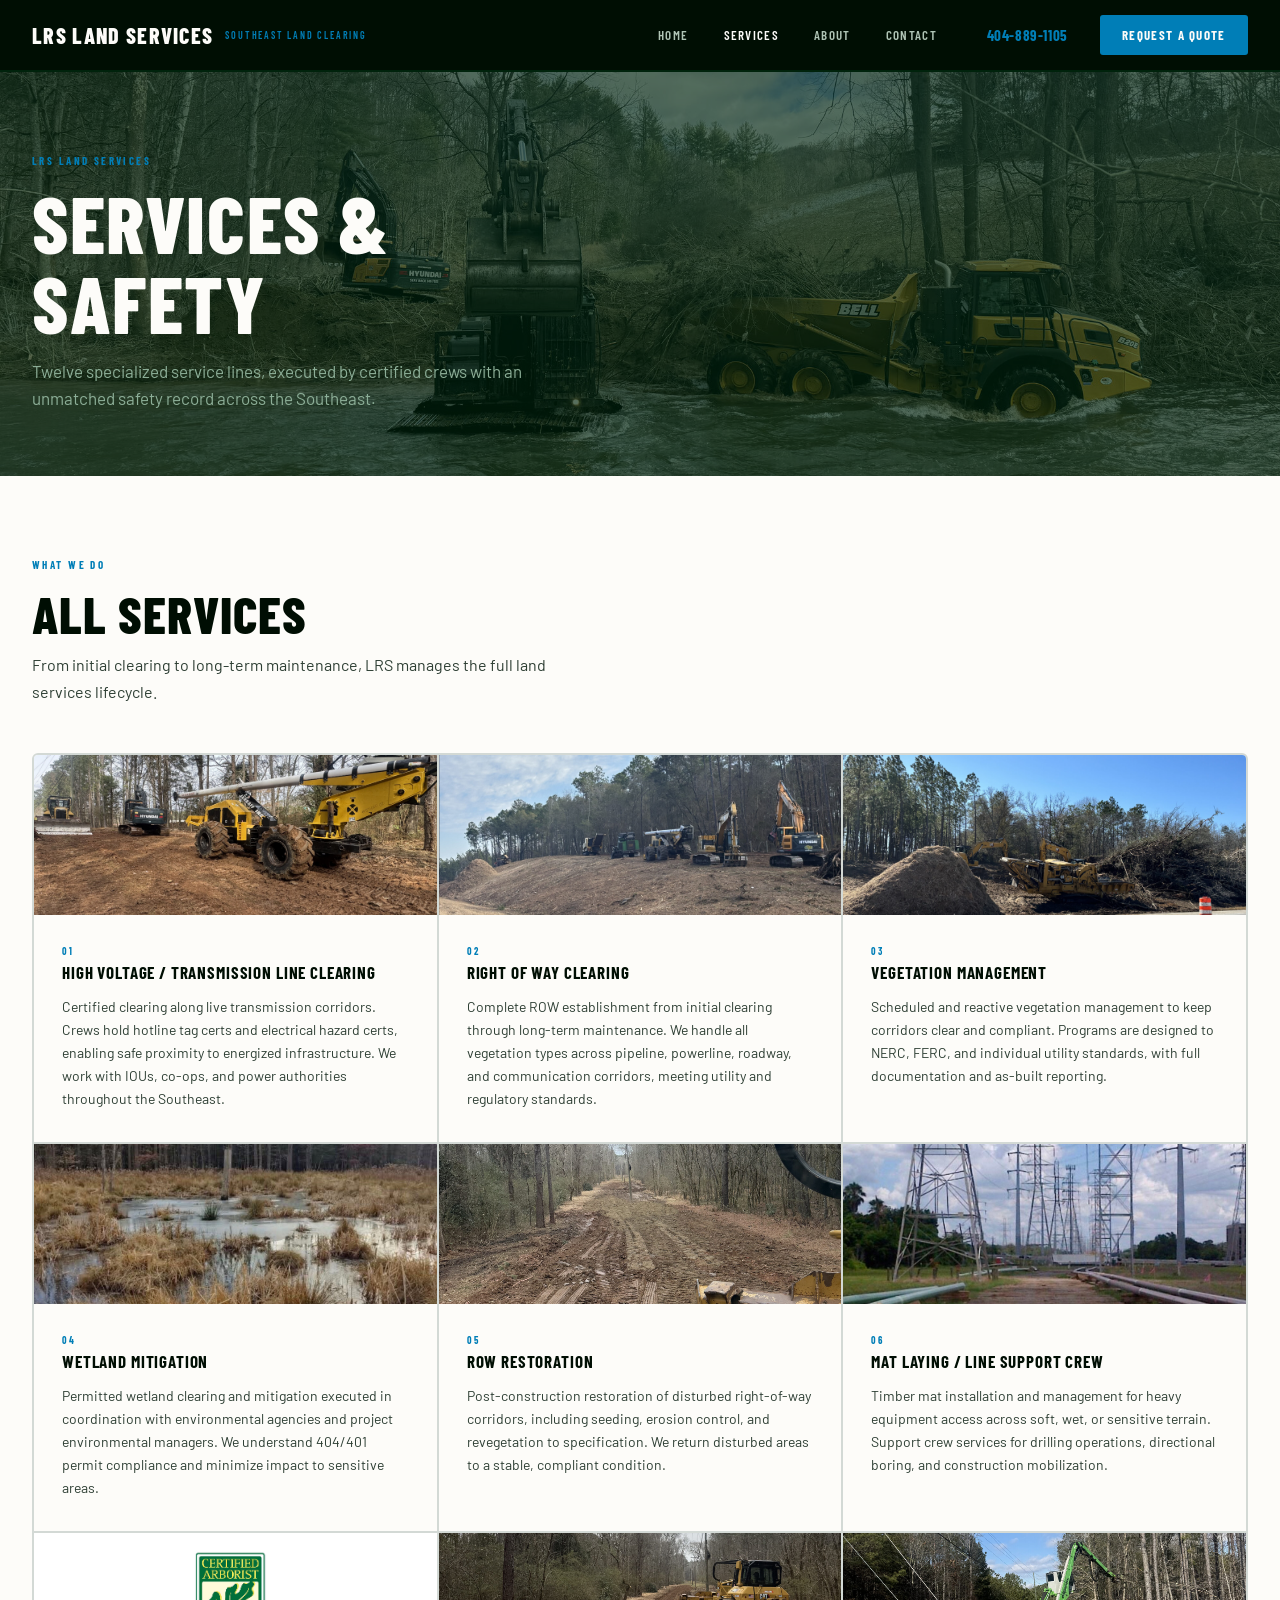
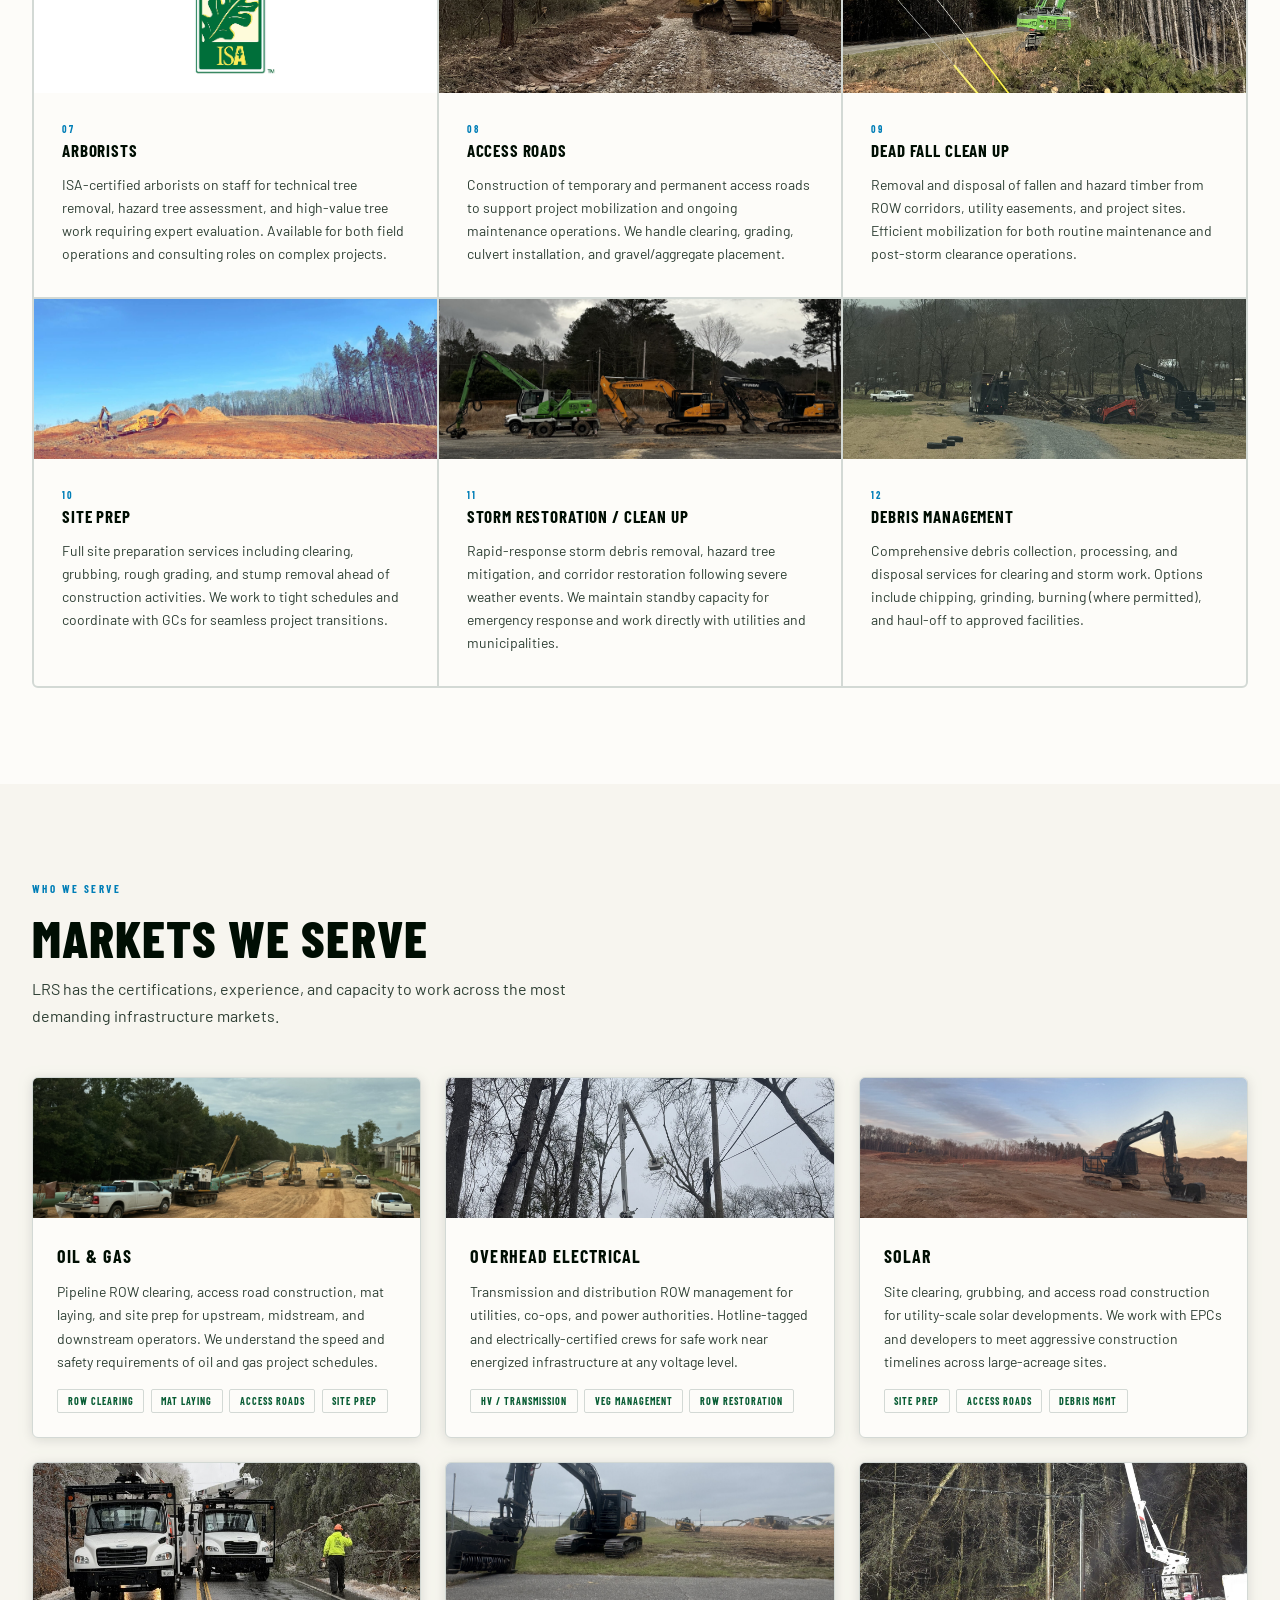
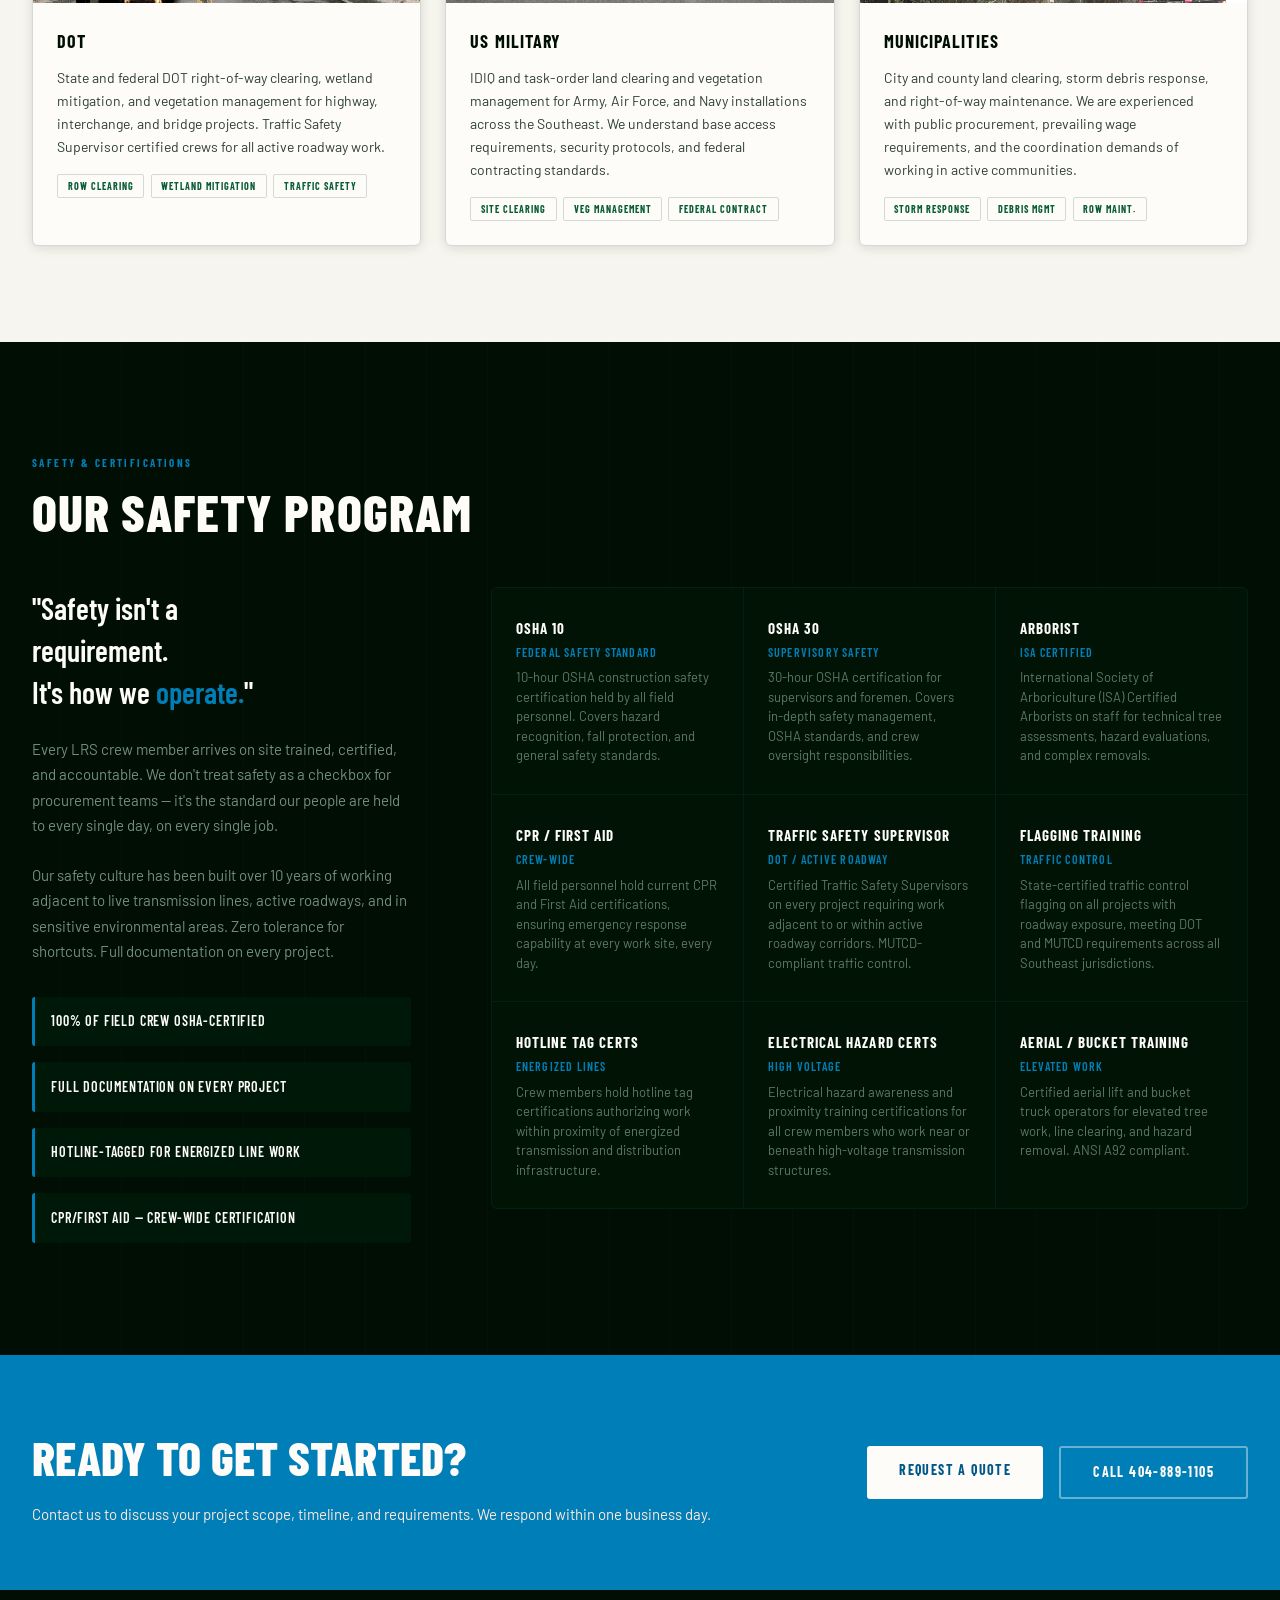
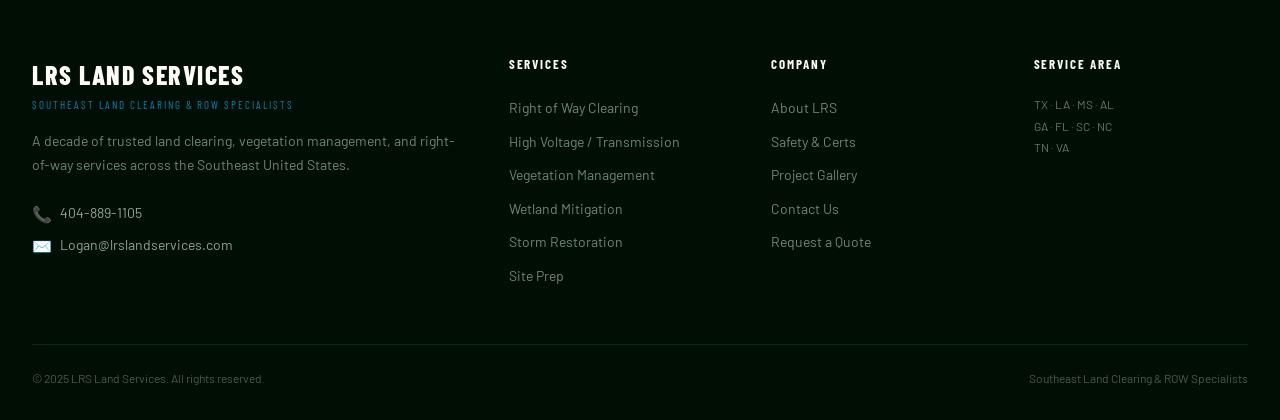
<file: services.html>
<!DOCTYPE html>
<html lang="en" data-colorway="green">
<head>
  <meta charset="UTF-8">
  <meta name="viewport" content="width=device-width, initial-scale=1.0">
  <title>Services & Safety — LRS Land Services</title>
  <link rel="icon" href="/favicon.svg" type="image/svg+xml">
  <link rel="stylesheet" href="/shared.css">
  <style>
    /* Force steel blue accent */
    :root { --orange: oklch(55% 0.15 230); --orange-dark: oklch(42% 0.14 230); }
    /* ── Services full grid ───────────────────────────────────────────────── */
    .services-full {
      padding: 5rem 2rem 6rem;
      background: var(--warm-white);
    }
    .services-full-inner { max-width: 1280px; margin: 0 auto; }

    .services-full-grid {
      display: grid;
      grid-template-columns: repeat(3, 1fr);
      gap: 2px;
      background: var(--border);
      border: 2px solid var(--border);
      border-radius: var(--radius);
      overflow: hidden;
      margin-top: 3rem;
    }
    .svc-card {
      background: var(--warm-white);
      padding: 0;
      display: flex;
      flex-direction: column;
      transition: background 0.18s;
      overflow: hidden;
    }
    .svc-card:hover { background: var(--cream); }
    .svc-img {
      height: 160px;
      background-size: cover;
      background-position: center;
      background-color: var(--cream);
      flex-shrink: 0;
      transition: transform 0.4s ease;
    }
    .svc-card:hover .svc-img { transform: scale(1.04); }
    .svc-content {
      padding: 1.75rem 1.75rem 2rem;
      display: flex;
      flex-direction: column;
      gap: 0.75rem;
      flex: 1;
    }
    .svc-top {
      display: flex;
      align-items: flex-start;
      gap: 1rem;
    }
    
    .svc-card:hover 
    .svc-title-area {}
    .svc-num {
      font-family: var(--font-display);
      font-size: 10px;
      font-weight: 700;
      letter-spacing: 0.2em;
      text-transform: uppercase;
      color: var(--orange);
      margin-bottom: 0.2rem;
    }
    .svc-name {
      font-family: var(--font-display);
      font-weight: 700;
      font-size: 17px;
      letter-spacing: 0.05em;
      text-transform: uppercase;
      color: var(--green-darkest);
      line-height: 1.2;
    }
    .svc-desc {
      font-size: 14px;
      color: var(--text-mid);
      line-height: 1.65;
    }
    .svc-usecase {
      padding: 0.65rem 0.8rem;
      background: oklch(94% 0.012 155);
      border-left: 3px solid var(--orange);
      font-size: 12px;
      color: var(--text-mid);
      font-style: italic;
      border-radius: 0 2px 2px 0;
      margin-top: auto;
    }

    /* ── Markets section ──────────────────────────────────────────────────── */
    .markets-section {
      padding: 6rem 2rem;
      background: var(--cream);
    }
    .markets-inner { max-width: 1280px; margin: 0 auto; }
    .markets-grid {
      display: grid;
      grid-template-columns: repeat(3, 1fr);
      gap: 1.5rem;
      margin-top: 3rem;
    }
    .market-card {
      background: var(--warm-white);
      border: 1.5px solid var(--border);
      border-radius: var(--radius);
      overflow: hidden;
      box-shadow: var(--shadow-card);
      transition: box-shadow 0.2s, transform 0.2s;
    }
    .market-card:hover {
      box-shadow: var(--shadow-strong);
      transform: translateY(-3px);
    }
    .market-card-ph {
      height: 140px;
    }
    .market-card-body { padding: 1.5rem; }
    .market-card-icon {
      font-size: 28px;
      margin-bottom: 0.75rem;
    }
    .market-card h3 {
      font-family: var(--font-display);
      font-weight: 700;
      font-size: 18px;
      letter-spacing: 0.06em;
      text-transform: uppercase;
      color: var(--green-darkest);
      margin-bottom: 0.6rem;
    }
    .market-card p {
      font-size: 14px;
      color: var(--text-mid);
      line-height: 1.65;
    }
    .market-services {
      margin-top: 1rem;
      display: flex;
      flex-wrap: wrap;
      gap: 0.4rem;
    }
    .market-tag {
      font-family: var(--font-display);
      font-size: 10px;
      font-weight: 700;
      letter-spacing: 0.1em;
      text-transform: uppercase;
      color: var(--green-mid);
      padding: 0.2rem 0.6rem;
      border: 1px solid var(--border);
      border-radius: 2px;
    }

    /* ── Safety full ──────────────────────────────────────────────────────── */
    .safety-full {
      background: var(--green-darkest);
      padding: 7rem 2rem;
      position: relative;
      overflow: hidden;
    }
    .safety-full::before {
      content: '';
      position: absolute;
      inset: 0;
      background: repeating-linear-gradient(
        90deg, transparent, transparent 60px,
        oklch(100% 0 0 / 0.015) 60px, oklch(100% 0 0 / 0.015) 61px
      );
    }
    .safety-full-inner { max-width: 1280px; margin: 0 auto; position: relative; }

    .safety-two-col {
      display: grid;
      grid-template-columns: 1fr 2fr;
      gap: 5rem;
      margin-top: 3rem;
      align-items: start;
    }
    .safety-statement-block {}
    .safety-big-quote {
      font-family: var(--font-display);
      font-size: clamp(22px, 3vw, 30px);
      font-weight: 600;
      color: var(--warm-white);
      line-height: 1.4;
      margin-bottom: 1.5rem;
    }
    .safety-big-quote em {
      font-style: normal;
      color: var(--orange);
    }
    .safety-body-text {
      font-size: 15px;
      color: oklch(62% 0.04 155);
      line-height: 1.7;
      margin-bottom: 1.5rem;
    }
    .safety-stats {
      display: flex;
      flex-direction: column;
      gap: 1rem;
      margin-top: 2rem;
    }
    .safety-stat-row {
      display: flex;
      align-items: center;
      gap: 1rem;
      padding: 0.85rem 1rem;
      background: oklch(18% 0.05 155);
      border-radius: var(--radius-sm);
      border-left: 3px solid var(--orange);
    }
    .safety-stat-icon { font-size: 20px; }
    .safety-stat-text {
      font-family: var(--font-display);
      font-weight: 600;
      font-size: 14px;
      letter-spacing: 0.06em;
      text-transform: uppercase;
      color: var(--warm-white);
    }

    .cert-full-grid {
      display: grid;
      grid-template-columns: repeat(3, 1fr);
      gap: 1px;
      background: oklch(22% 0.05 155);
      border: 1px solid oklch(22% 0.05 155);
      border-radius: var(--radius);
      overflow: hidden;
      align-items: stretch;
    }
    .cert-full-item {
      background: oklch(16% 0.045 155);
      padding: 1.75rem 1.5rem;
      display: flex;
      align-items: flex-start;
      gap: 1rem;
      transition: background 0.18s;
    }
    .cert-full-item:hover { background: oklch(20% 0.055 155); }
    .cert-full-icon {
      font-size: 28px;
      flex-shrink: 0;
      line-height: 1;
      margin-top: 2px;
    }
    .cert-full-info {}
    .cert-full-name {
      font-family: var(--font-display);
      font-weight: 700;
      font-size: 15px;
      letter-spacing: 0.07em;
      text-transform: uppercase;
      color: var(--warm-white);
      margin-bottom: 0.2rem;
    }
    .cert-full-type {
      font-size: 12px;
      color: var(--orange);
      letter-spacing: 0.1em;
      text-transform: uppercase;
      font-family: var(--font-display);
      font-weight: 600;
      margin-bottom: 0.4rem;
    }
    .cert-full-desc {
      font-size: 13px;
      color: oklch(55% 0.04 155);
      line-height: 1.5;
    }

    /* ── CTA strip ────────────────────────────────────────────────────────── */
    .services-cta {
      background: var(--orange);
      padding: 4rem 2rem;
    }
    .services-cta-inner {
      max-width: 1280px;
      margin: 0 auto;
      display: flex;
      justify-content: space-between;
      align-items: center;
      gap: 2rem;
      flex-wrap: wrap;
    }
    .services-cta h2 {
      font-family: var(--font-display);
      font-weight: 800;
      font-size: clamp(28px, 4vw, 48px);
      text-transform: uppercase;
      color: var(--warm-white);
    }
    .services-cta p {
      font-size: 15px;
      color: oklch(95% 0.03 48);
      margin-top: 0.4rem;
    }
    .btn-white {
      display: inline-block;
      background: var(--warm-white);
      color: var(--orange-dark);
      font-family: var(--font-display);
      font-weight: 700;
      font-size: 14px;
      letter-spacing: 0.1em;
      text-transform: uppercase;
      padding: 0.85rem 2rem;
      border-radius: var(--radius-sm);
    }
    .btn-white:hover { opacity: 0.9; }
    .btn-white-outline {
      display: inline-block;
      background: transparent;
      color: var(--warm-white);
      font-family: var(--font-display);
      font-weight: 700;
      font-size: 14px;
      letter-spacing: 0.1em;
      text-transform: uppercase;
      padding: 0.85rem 2rem;
      border-radius: var(--radius-sm);
      border: 2px solid oklch(100% 0 0 / 0.4);
    }
    .btn-white-outline:hover { border-color: var(--warm-white); }

    /* ── Responsive ───────────────────────────────────────────────────────── */
    @media (max-width: 960px) {
      .services-full-grid { grid-template-columns: repeat(2, 1fr); }
      .markets-grid { grid-template-columns: repeat(2, 1fr); }
      .safety-two-col { grid-template-columns: 1fr; gap: 3rem; }
      .cert-full-grid { grid-template-columns: repeat(2, 1fr); }
    }
    @media (max-width: 640px) {
      .services-full,
      .markets-section,
      .services-cta { padding: 4rem 1.25rem; }
      .safety-full { padding: 4.5rem 1.25rem; }
      .services-full-grid { grid-template-columns: 1fr; }
      .markets-grid { grid-template-columns: 1fr; gap: 1rem; }
      .cert-full-grid { grid-template-columns: 1fr; }
      .svc-content { padding: 1.5rem 1.5rem 1.75rem; }
      .svc-img { height: 180px; }
      .market-card-body { padding: 1.25rem; }
      .cert-full-item { padding: 1.25rem; }
      .services-cta-inner { flex-direction: column; align-items: flex-start; gap: 1.25rem; }
    }
  </style>
</head>
<body>

<!-- ── Nav ─────────────────────────────────────────────────────────────────── -->
<nav class="site-nav">
  <div class="nav-inner">
    <a href="/" class="nav-logo">
      <span class="logo-main">LRS Land Services</span>
      <span class="logo-sub">Southeast Land Clearing</span>
    </a>
    <ul class="nav-links">
      <li><a href="/">Home</a></li>
      <li><a href="/services" class="active">Services</a></li>
      <li><a href="/about">About</a></li>
      <li><a href="/about#contact">Contact</a></li>
    </ul>
    <a href="tel:4048891105" class="nav-phone">404-889-1105</a>
    <a href="/about#contact" class="btn-nav">Request a Quote</a>
    <div class="nav-hamburger" onclick="toggleMenu()">
      <span></span><span></span><span></span>
    </div>
  </div>
</nav>
<div class="mobile-menu" id="mobileMenu">
  <a href="/">Home</a>
  <a href="/services">Services</a>
  <a href="/about">About</a>
  <a href="/about#contact">Contact</a>
  <a href="tel:4048891105">404-889-1105</a>
  <a href="/about#contact" class="mobile-cta">Request a Quote →</a>
</div>

<div class="page-body">

<!-- ── Page Hero ────────────────────────────────────────────────────────────── -->
<section class="page-hero">
  <div class="page-hero-inner">
    <div class="page-hero-label">LRS Land Services</div>
    <h1 class="page-hero-title">Services &amp;<br>Safety</h1>
    <p class="page-hero-sub">Twelve specialized service lines, executed by certified crews with an unmatched safety record across the Southeast.</p>
  </div>
</section>

<!-- ── Full Services Grid ───────────────────────────────────────────────────── -->
<section class="services-full" id="services">
  <div class="services-full-inner">
    <div class="section-label">What We Do</div>
    <h2 class="section-title">All Services</h2>
    <p class="section-sub">From initial clearing to long-term maintenance, LRS manages the full land services lifecycle.</p>

    <div class="services-full-grid">

      <div class="svc-card">
        <div class="svc-img" style="background-image:url('/uploads/high-voltage-trans-clearing.jpg'); background-position:center 55%;"></div>
        <div class="svc-content">
          <div class="svc-top">
            <div class="svc-title-area">
              <div class="svc-num">01</div>
              <div class="svc-name">High Voltage / Transmission Line Clearing</div>
            </div>
          </div>
          <p class="svc-desc">Certified clearing along live transmission corridors. Crews hold hotline tag certs and electrical hazard certs, enabling safe proximity to energized infrastructure. We work with IOUs, co-ops, and power authorities throughout the Southeast.</p>
        </div>
      </div>

      <div class="svc-card">
        <div class="svc-img" style="background-image:url('/uploads/right-of-way-clearing.jpg'); background-position:center 60%;"></div>
        <div class="svc-content">
          <div class="svc-top">
            <div class="svc-title-area">
              <div class="svc-num">02</div>
              <div class="svc-name">Right of Way Clearing</div>
            </div>
          </div>
          <p class="svc-desc">Complete ROW establishment from initial clearing through long-term maintenance. We handle all vegetation types across pipeline, powerline, roadway, and communication corridors, meeting utility and regulatory standards.</p>
        </div>
      </div>

      <div class="svc-card">
        <div class="svc-img" style="background-image:url('/uploads/vegetation-management.jpg'); background-position:center 60%;"></div>
        <div class="svc-content">
          <div class="svc-top">
            <div class="svc-title-area">
              <div class="svc-num">03</div>
              <div class="svc-name">Vegetation Management</div>
            </div>
          </div>
          <p class="svc-desc">Scheduled and reactive vegetation management to keep corridors clear and compliant. Programs are designed to NERC, FERC, and individual utility standards, with full documentation and as-built reporting.</p>
        </div>
      </div>

      <div class="svc-card">
        <div class="svc-img" style="background-image:url('/uploads/wetland.jpg'); background-position:center 50%;"></div>
        <div class="svc-content">
          <div class="svc-top">
            <div class="svc-title-area">
              <div class="svc-num">04</div>
              <div class="svc-name">Wetland Mitigation</div>
            </div>
          </div>
          <p class="svc-desc">Permitted wetland clearing and mitigation executed in coordination with environmental agencies and project environmental managers. We understand 404/401 permit compliance and minimize impact to sensitive areas.</p>
        </div>
      </div>

      <div class="svc-card">
        <div class="svc-img" style="background-image:url('/uploads/row-restoration.jpg'); background-position:center 55%;"></div>
        <div class="svc-content">
          <div class="svc-top">
            <div class="svc-title-area">
              <div class="svc-num">05</div>
              <div class="svc-name">ROW Restoration</div>
            </div>
          </div>
          <p class="svc-desc">Post-construction restoration of disturbed right-of-way corridors, including seeding, erosion control, and revegetation to specification. We return disturbed areas to a stable, compliant condition.</p>
        </div>
      </div>

      <div class="svc-card">
        <div class="svc-img" style="background-image:url('/uploads/matting.jpg'); background-position:center 60%;"></div>
        <div class="svc-content">
          <div class="svc-top">
            <div class="svc-title-area">
              <div class="svc-num">06</div>
              <div class="svc-name">Mat Laying / Line Support Crew</div>
            </div>
          </div>
          <p class="svc-desc">Timber mat installation and management for heavy equipment access across soft, wet, or sensitive terrain. Support crew services for drilling operations, directional boring, and construction mobilization.</p>
        </div>
      </div>

      <div class="svc-card">
        <div class="svc-img" style="background-image:url('/uploads/isa-certified-arborist.png'); background-size:contain; background-repeat:no-repeat; background-color:#ffffff; background-position:center;"></div>
        <div class="svc-content">
          <div class="svc-top">
            <div class="svc-title-area">
              <div class="svc-num">07</div>
              <div class="svc-name">Arborists</div>
            </div>
          </div>
          <p class="svc-desc">ISA-certified arborists on staff for technical tree removal, hazard tree assessment, and high-value tree work requiring expert evaluation. Available for both field operations and consulting roles on complex projects.</p>
        </div>
      </div>

      <div class="svc-card">
        <div class="svc-img" style="background-image:url('/uploads/access-roads.jpg'); background-position:center 60%;"></div>
        <div class="svc-content">
          <div class="svc-top">
            <div class="svc-title-area">
              <div class="svc-num">08</div>
              <div class="svc-name">Access Roads</div>
            </div>
          </div>
          <p class="svc-desc">Construction of temporary and permanent access roads to support project mobilization and ongoing maintenance operations. We handle clearing, grading, culvert installation, and gravel/aggregate placement.</p>
        </div>
      </div>

      <div class="svc-card">
        <div class="svc-img" style="background-image:url('/uploads/dead-fall.jpg'); background-position:center 60%;"></div>
        <div class="svc-content">
          <div class="svc-top">
            <div class="svc-title-area">
              <div class="svc-num">09</div>
              <div class="svc-name">Dead Fall Clean Up</div>
            </div>
          </div>
          <p class="svc-desc">Removal and disposal of fallen and hazard timber from ROW corridors, utility easements, and project sites. Efficient mobilization for both routine maintenance and post-storm clearance operations.</p>
        </div>
      </div>

      <div class="svc-card">
        <div class="svc-img" style="background-image:url('/uploads/site-prep.jpg'); background-position:center 60%;"></div>
        <div class="svc-content">
          <div class="svc-top">
            <div class="svc-title-area">
              <div class="svc-num">10</div>
              <div class="svc-name">Site Prep</div>
            </div>
          </div>
          <p class="svc-desc">Full site preparation services including clearing, grubbing, rough grading, and stump removal ahead of construction activities. We work to tight schedules and coordinate with GCs for seamless project transitions.</p>
        </div>
      </div>

      <div class="svc-card">
        <div class="svc-img" style="background-image:url('/uploads/img-6658.jpg'); background-position:center 50%;"></div>
        <div class="svc-content">
          <div class="svc-top">
            <div class="svc-title-area">
              <div class="svc-num">11</div>
              <div class="svc-name">Storm Restoration / Clean Up</div>
            </div>
          </div>
          <p class="svc-desc">Rapid-response storm debris removal, hazard tree mitigation, and corridor restoration following severe weather events. We maintain standby capacity for emergency response and work directly with utilities and municipalities.</p>
        </div>
      </div>

      <div class="svc-card">
        <div class="svc-img" style="background-image:url('/uploads/debris-management.jpg'); background-position:center 82%;"></div>
        <div class="svc-content">
          <div class="svc-top">
            <div class="svc-title-area">
              <div class="svc-num">12</div>
              <div class="svc-name">Debris Management</div>
            </div>
          </div>
          <p class="svc-desc">Comprehensive debris collection, processing, and disposal services for clearing and storm work. Options include chipping, grinding, burning (where permitted), and haul-off to approved facilities.</p>
        </div>
      </div>

    </div>
  </div>
</section>

<!-- ── Markets Served ────────────────────────────────────────────────────────── -->
<section class="markets-section" id="markets">
  <div class="markets-inner">
    <div class="section-label">Who We Serve</div>
    <h2 class="section-title">Markets We Serve</h2>
    <p class="section-sub">LRS has the certifications, experience, and capacity to work across the most demanding infrastructure markets.</p>
    <div class="markets-grid">

      <div class="market-card">
        <div class="market-card-ph" style="background-image:url('/uploads/gas-oil-c405c227.jpg'); background-size:cover; background-position:center 60%;"></div>
        <div class="market-card-body">
                    <h3>Oil &amp; Gas</h3>
          <p>Pipeline ROW clearing, access road construction, mat laying, and site prep for upstream, midstream, and downstream operators. We understand the speed and safety requirements of oil and gas project schedules.</p>
          <div class="market-services">
            <span class="market-tag">ROW Clearing</span>
            <span class="market-tag">Mat Laying</span>
            <span class="market-tag">Access Roads</span>
            <span class="market-tag">Site Prep</span>
          </div>
        </div>
      </div>

      <div class="market-card">
        <div class="market-card-ph" style="background-image:url('/uploads/img-4077.jpg'); background-size:cover; background-position:center 30%;"></div>
        <div class="market-card-body">
                    <h3>Overhead Electrical</h3>
          <p>Transmission and distribution ROW management for utilities, co-ops, and power authorities. Hotline-tagged and electrically-certified crews for safe work near energized infrastructure at any voltage level.</p>
          <div class="market-services">
            <span class="market-tag">HV / Transmission</span>
            <span class="market-tag">Veg Management</span>
            <span class="market-tag">ROW Restoration</span>
          </div>
        </div>
      </div>

      <div class="market-card">
        <div class="market-card-ph" style="background-image:url('/uploads/img-5395.jpg'); background-size:cover; background-position:center 50%;"></div>
        <div class="market-card-body">
                    <h3>Solar</h3>
          <p>Site clearing, grubbing, and access road construction for utility-scale solar developments. We work with EPCs and developers to meet aggressive construction timelines across large-acreage sites.</p>
          <div class="market-services">
            <span class="market-tag">Site Prep</span>
            <span class="market-tag">Access Roads</span>
            <span class="market-tag">Debris Mgmt</span>
          </div>
        </div>
      </div>

      <div class="market-card">
        <div class="market-card-ph" style="background-image:url('/uploads/img-2991.jpg'); background-size:cover; background-position:center;"></div>
        <div class="market-card-body">
                    <h3>DOT</h3>
          <p>State and federal DOT right-of-way clearing, wetland mitigation, and vegetation management for highway, interchange, and bridge projects. Traffic Safety Supervisor certified crews for all active roadway work.</p>
          <div class="market-services">
            <span class="market-tag">ROW Clearing</span>
            <span class="market-tag">Wetland Mitigation</span>
            <span class="market-tag">Traffic Safety</span>
          </div>
        </div>
      </div>

      <div class="market-card">
        <div class="market-card-ph" style="background-image:url('/uploads/img-1247.jpg'); background-size:cover; background-position:center 60%;"></div>
        <div class="market-card-body">
                    <h3>US Military</h3>
          <p>IDIQ and task-order land clearing and vegetation management for Army, Air Force, and Navy installations across the Southeast. We understand base access requirements, security protocols, and federal contracting standards.</p>
          <div class="market-services">
            <span class="market-tag">Site Clearing</span>
            <span class="market-tag">Veg Management</span>
            <span class="market-tag">Federal Contract</span>
          </div>
        </div>
      </div>

      <div class="market-card">
        <div class="market-card-ph" style="background-image:url('/uploads/5999272686958560674.jpg'); background-size:cover; background-position:center;"></div>
        <div class="market-card-body">
                    <h3>Municipalities</h3>
          <p>City and county land clearing, storm debris response, and right-of-way maintenance. We are experienced with public procurement, prevailing wage requirements, and the coordination demands of working in active communities.</p>
          <div class="market-services">
            <span class="market-tag">Storm Response</span>
            <span class="market-tag">Debris Mgmt</span>
            <span class="market-tag">ROW Maint.</span>
          </div>
        </div>
      </div>

    </div>
  </div>
</section>

<!-- ── Safety Full ───────────────────────────────────────────────────────────── -->
<section class="safety-full" id="safety">
  <div class="safety-full-inner">
    <div class="section-label" style="color: var(--orange)">Safety &amp; Certifications</div>
    <h2 class="section-title light">Our Safety Program</h2>

    <div class="safety-two-col">

      <div class="safety-statement-block">
        <p class="safety-big-quote">"Safety isn't a<br>requirement.<br>It's how we <em>operate.</em>"</p>
        <p class="safety-body-text">Every LRS crew member arrives on site trained, certified, and accountable. We don't treat safety as a checkbox for procurement teams — it's the standard our people are held to every single day, on every single job.</p>
        <p class="safety-body-text">Our safety culture has been built over 10 years of working adjacent to live transmission lines, active roadways, and in sensitive environmental areas. Zero tolerance for shortcuts. Full documentation on every project.</p>
        <div class="safety-stats">
          <div class="safety-stat-row">
                        <span class="safety-stat-text">100% of field crew OSHA-certified</span>
          </div>
          <div class="safety-stat-row">
                        <span class="safety-stat-text">Full documentation on every project</span>
          </div>
          <div class="safety-stat-row">
                        <span class="safety-stat-text">Hotline-tagged for energized line work</span>
          </div>
          <div class="safety-stat-row">
                        <span class="safety-stat-text">CPR/First Aid — crew-wide certification</span>
          </div>
        </div>
      </div>

      <div class="cert-full-grid">
        <div class="cert-full-item">
                    <div class="cert-full-info">
            <div class="cert-full-name">OSHA 10</div>
            <div class="cert-full-type">Federal Safety Standard</div>
            <div class="cert-full-desc">10-hour OSHA construction safety certification held by all field personnel. Covers hazard recognition, fall protection, and general safety standards.</div>
          </div>
        </div>
        <div class="cert-full-item">
                    <div class="cert-full-info">
            <div class="cert-full-name">OSHA 30</div>
            <div class="cert-full-type">Supervisory Safety</div>
            <div class="cert-full-desc">30-hour OSHA certification for supervisors and foremen. Covers in-depth safety management, OSHA standards, and crew oversight responsibilities.</div>
          </div>
        </div>
        <div class="cert-full-item">
                    <div class="cert-full-info">
            <div class="cert-full-name">Arborist</div>
            <div class="cert-full-type">ISA Certified</div>
            <div class="cert-full-desc">International Society of Arboriculture (ISA) Certified Arborists on staff for technical tree assessments, hazard evaluations, and complex removals.</div>
          </div>
        </div>
        <div class="cert-full-item">
                    <div class="cert-full-info">
            <div class="cert-full-name">CPR / First Aid</div>
            <div class="cert-full-type">Crew-Wide</div>
            <div class="cert-full-desc">All field personnel hold current CPR and First Aid certifications, ensuring emergency response capability at every work site, every day.</div>
          </div>
        </div>
        <div class="cert-full-item">
                    <div class="cert-full-info">
            <div class="cert-full-name">Traffic Safety Supervisor</div>
            <div class="cert-full-type">DOT / Active Roadway</div>
            <div class="cert-full-desc">Certified Traffic Safety Supervisors on every project requiring work adjacent to or within active roadway corridors. MUTCD-compliant traffic control.</div>
          </div>
        </div>
        <div class="cert-full-item">
                    <div class="cert-full-info">
            <div class="cert-full-name">Flagging Training</div>
            <div class="cert-full-type">Traffic Control</div>
            <div class="cert-full-desc">State-certified traffic control flagging on all projects with roadway exposure, meeting DOT and MUTCD requirements across all Southeast jurisdictions.</div>
          </div>
        </div>
        <div class="cert-full-item">
                    <div class="cert-full-info">
            <div class="cert-full-name">Hotline Tag Certs</div>
            <div class="cert-full-type">Energized Lines</div>
            <div class="cert-full-desc">Crew members hold hotline tag certifications authorizing work within proximity of energized transmission and distribution infrastructure.</div>
          </div>
        </div>
        <div class="cert-full-item">
                    <div class="cert-full-info">
            <div class="cert-full-name">Electrical Hazard Certs</div>
            <div class="cert-full-type">High Voltage</div>
            <div class="cert-full-desc">Electrical hazard awareness and proximity training certifications for all crew members who work near or beneath high-voltage transmission structures.</div>
          </div>
        </div>
        <div class="cert-full-item">
                    <div class="cert-full-info">
            <div class="cert-full-name">Aerial / Bucket Training</div>
            <div class="cert-full-type">Elevated Work</div>
            <div class="cert-full-desc">Certified aerial lift and bucket truck operators for elevated tree work, line clearing, and hazard removal. ANSI A92 compliant.</div>
          </div>
        </div>
      </div>

    </div>
  </div>
</section>

<!-- ── CTA ──────────────────────────────────────────────────────────────────── -->
<section class="services-cta">
  <div class="services-cta-inner">
    <div>
      <h2>Ready to Get Started?</h2>
      <p>Contact us to discuss your project scope, timeline, and requirements. We respond within one business day.</p>
    </div>
    <div style="display:flex; gap:1rem; flex-wrap:wrap;">
      <a href="/about#contact" class="btn-white">Request a Quote</a>
      <a href="tel:4048891105" class="btn-white-outline">Call 404-889-1105</a>
    </div>
  </div>
</section>

</div><!-- end page-body -->

<!-- ── Footer ───────────────────────────────────────────────────────────────── -->
<footer class="site-footer">
  <div class="footer-inner">
    <div class="footer-brand">
      <div class="logo-main">LRS Land Services</div>
      <div class="logo-sub">Southeast Land Clearing &amp; ROW Specialists</div>
      <p>A decade of trusted land clearing, vegetation management, and right-of-way services across the Southeast United States.</p>
      <div class="footer-contact-item"><span class="icon">📞</span> <a href="tel:4048891105">404-889-1105</a></div>
      <div class="footer-contact-item"><span class="icon">✉️</span> <a href="mailto:Logan@lrslandservices.com">Logan@lrslandservices.com</a></div>
    </div>
    <div class="footer-col">
      <h4>Services</h4>
      <ul>
        <li><a href="#services">Right of Way Clearing</a></li>
        <li><a href="#services">High Voltage / Transmission</a></li>
        <li><a href="#services">Vegetation Management</a></li>
        <li><a href="#services">Wetland Mitigation</a></li>
        <li><a href="#services">Storm Restoration</a></li>
        <li><a href="#services">Site Prep</a></li>
      </ul>
    </div>
    <div class="footer-col">
      <h4>Company</h4>
      <ul>
        <li><a href="/about">About LRS</a></li>
        <li><a href="#safety">Safety &amp; Certs</a></li>
        <li><a href="/about#gallery">Project Gallery</a></li>
        <li><a href="/about#contact">Contact Us</a></li>
        <li><a href="/about#contact">Request a Quote</a></li>
      </ul>
    </div>
    <div class="footer-col">
      <h4>Service Area</h4>
      <div class="footer-states">TX · LA · MS · AL<br>GA · FL · SC · NC<br>TN · VA</div>
    </div>
  </div>
  <div class="footer-bottom">
    <span>© 2025 LRS Land Services. All rights reserved.</span>
    <span>Southeast Land Clearing &amp; ROW Specialists</span>
  </div>
</footer>

<script>
  function toggleMenu() {
    document.getElementById('mobileMenu').classList.toggle('open');
  }
</script>
</body>
</html>
</file>
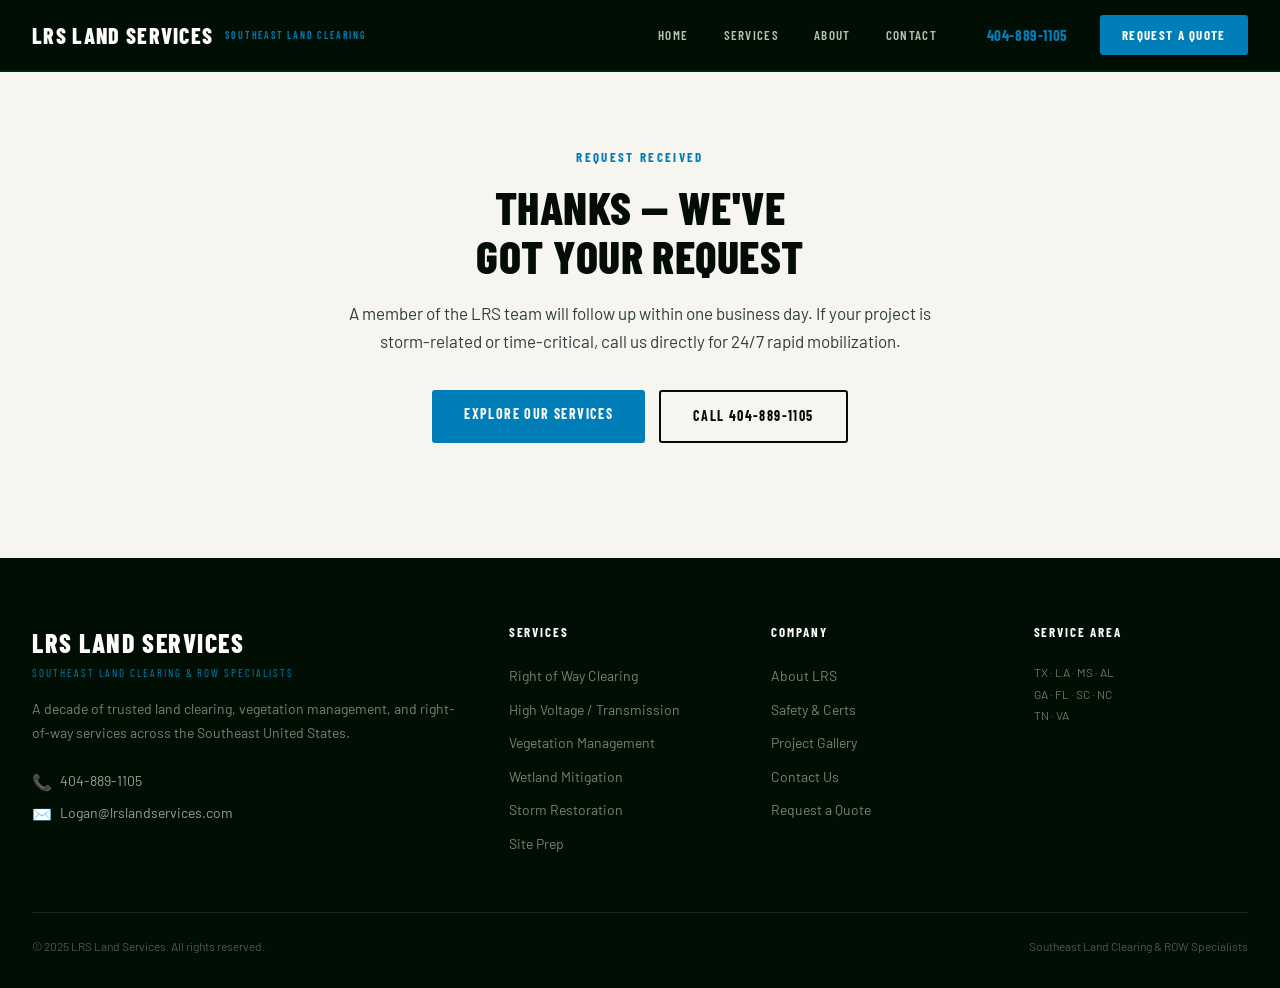
<file: thank-you.html>
<!DOCTYPE html>
<html lang="en" data-colorway="green">
<head>
  <meta charset="UTF-8">
  <meta name="viewport" content="width=device-width, initial-scale=1.0">
  <title>Thank You — LRS Land Services</title>
  <meta name="robots" content="noindex">
  <link rel="icon" href="/favicon.svg" type="image/svg+xml">
  <link rel="stylesheet" href="/shared.css">
  <style>
    :root { --orange: oklch(55% 0.15 230); --orange-dark: oklch(42% 0.14 230); }
    .msg-wrap {
      min-height: 62vh;
      display: flex; align-items: center; justify-content: center;
      padding: 7rem 1.5rem 5rem; text-align: center;
      background: var(--cream);
    }
    .msg-inner { max-width: 620px; }
    .msg-kicker {
      font-family: var(--font-display); font-weight: 700; font-size: 13px;
      letter-spacing: 0.18em; text-transform: uppercase; color: var(--orange);
      margin-bottom: 1rem;
    }
    .msg-title {
      font-family: var(--font-display); font-weight: 800;
      font-size: clamp(30px, 6vw, 46px); line-height: 1.06;
      text-transform: uppercase; letter-spacing: 0.01em;
      color: var(--text-dark); margin: 0 0 1.1rem;
    }
    .msg-body { font-size: 17px; line-height: 1.65; color: var(--text-mid); margin: 0 0 2.2rem; }
    .msg-actions .btn-outline {
      color: var(--text-dark);
      border-color: var(--text-dark);
    }
    .msg-actions .btn-outline:hover {
      background: var(--text-dark);
      color: var(--warm-white);
    }
    .msg-actions { display: flex; gap: 0.85rem; justify-content: center; flex-wrap: wrap; }
  </style>
</head>
<body>

<nav class="site-nav">
  <div class="nav-inner">
    <a href="/" class="nav-logo">
      <span class="logo-main">LRS Land Services</span>
      <span class="logo-sub">Southeast Land Clearing</span>
    </a>
    <ul class="nav-links">
      <li><a href="/">Home</a></li>
      <li><a href="/services">Services</a></li>
      <li><a href="/about">About</a></li>
      <li><a href="/about#contact">Contact</a></li>
    </ul>
    <a href="tel:4048891105" class="nav-phone">404-889-1105</a>
    <a href="/about#contact" class="btn-nav">Request a Quote</a>
    <div class="nav-hamburger" onclick="toggleMenu()">
      <span></span><span></span><span></span>
    </div>
  </div>
</nav>

<div class="mobile-menu" id="mobileMenu">
  <a href="/">Home</a>
  <a href="/services">Services</a>
  <a href="/about">About</a>
  <a href="/about#contact">Contact</a>
  <a href="tel:4048891105">404-889-1105</a>
  <a href="/about#contact" class="mobile-cta">Request a Quote →</a>
</div>



<div class="msg-wrap">
  <div class="msg-inner">
    <div class="msg-kicker">Request Received</div>
    <h1 class="msg-title">Thanks — We've<br>Got Your Request</h1>
    <p class="msg-body">A member of the LRS team will follow up within one business day. If your project is storm-related or time-critical, call us directly for 24/7 rapid mobilization.</p>
    <div class="msg-actions">
      <a href="/services" class="btn-primary">Explore Our Services</a>
      <a href="tel:4048891105" class="btn-outline">Call 404-889-1105</a>
    </div>
  </div>
</div>

<footer class="site-footer">
  <div class="footer-inner">
    <div class="footer-brand">
      <div class="logo-main">LRS Land Services</div>
      <div class="logo-sub">Southeast Land Clearing &amp; ROW Specialists</div>
      <p>A decade of trusted land clearing, vegetation management, and right-of-way services across the Southeast United States.</p>
      <div class="footer-contact-item"><span class="icon">📞</span> <a href="tel:4048891105">404-889-1105</a></div>
      <div class="footer-contact-item"><span class="icon">✉️</span> <a href="mailto:Logan@lrslandservices.com">Logan@lrslandservices.com</a></div>
    </div>
    <div class="footer-col">
      <h4>Services</h4>
      <ul>
        <li><a href="/services">Right of Way Clearing</a></li>
        <li><a href="/services">High Voltage / Transmission</a></li>
        <li><a href="/services">Vegetation Management</a></li>
        <li><a href="/services">Wetland Mitigation</a></li>
        <li><a href="/services">Storm Restoration</a></li>
        <li><a href="/services">Site Prep</a></li>
      </ul>
    </div>
    <div class="footer-col">
      <h4>Company</h4>
      <ul>
        <li><a href="/about">About LRS</a></li>
        <li><a href="/services#safety">Safety &amp; Certs</a></li>
        <li><a href="/about#gallery">Project Gallery</a></li>
        <li><a href="/about#contact">Contact Us</a></li>
        <li><a href="/about#contact">Request a Quote</a></li>
      </ul>
    </div>
    <div class="footer-col">
      <h4>Service Area</h4>
      <div class="footer-states">TX · LA · MS · AL<br>GA · FL · SC · NC<br>TN · VA</div>
    </div>
  </div>
  <div class="footer-bottom">
    <span>© 2025 LRS Land Services. All rights reserved.</span>
    <span>Southeast Land Clearing &amp; ROW Specialists</span>
  </div>
</footer>

<script>
  function toggleMenu() {
    document.getElementById('mobileMenu').classList.toggle('open');
  }
</script>
</body>
</html>
</file>
<file: shared.css>
/* ─── LRS Land Services — Shared Styles ─────────────────────────────────── */

@import url('https://fonts.googleapis.com/css2?family=Barlow+Condensed:wght@400;600;700;800&family=Barlow:wght@400;500;600&display=swap');

/* ── Tokens ────────────────────────────────────────────────────────────────── */
:root {
  --green-darkest: oklch(14% 0.045 155);
  --green-dark:    oklch(22% 0.065 155);
  --green:         oklch(32% 0.09 155);
  --green-mid:     oklch(42% 0.10 155);
  --green-light:   oklch(72% 0.10 155);
  --orange:        oklch(55% 0.15 230);
  --orange-dark:   oklch(42% 0.14 230);
  --cream:         oklch(97% 0.008 90);
  --warm-white:    oklch(99% 0.004 90);
  --text-dark:     oklch(14% 0.02 155);
  --text-mid:      oklch(35% 0.03 155);
  --text-light:    oklch(60% 0.03 155);
  --border:        oklch(88% 0.01 155);

  --font-display: 'Barlow Condensed', sans-serif;
  --font-body:    'Barlow', sans-serif;

  --nav-height: 72px;
  --radius-sm: 3px;
  --radius: 6px;
  --shadow-card: 0 2px 12px oklch(14% 0.045 155 / 0.12);
  --shadow-strong: 0 8px 40px oklch(14% 0.045 155 / 0.22);
}

/* ── Colorway: black ───────────────────────────────────────────────────────
   Flips every hardcoded green-tinted oklch(..., 155) on this page to a
   neutral grey so the "Black" colorway tweak is total. Tokens themselves
   are overridden inline by the React effect; this block catches the
   ad-hoc oklch() calls that bypass the tokens. */
html[data-colorway="black"] .img-ph {
  background: repeating-linear-gradient(
    -45deg,
    oklch(20% 0 0),
    oklch(20% 0 0) 12px,
    oklch(15% 0 0) 12px,
    oklch(15% 0 0) 24px
  );
}
html[data-colorway="black"] .img-ph span { color: oklch(55% 0 0); }
html[data-colorway="black"] .nav-links a { color: oklch(80% 0 0); }
html[data-colorway="black"] .btn-outline { border-color: oklch(55% 0 0); }
html[data-colorway="black"] .mobile-menu a { color: oklch(80% 0 0); }
html[data-colorway="black"] .footer-site,
html[data-colorway="black"] .site-footer { color: oklch(70% 0 0); }
html[data-colorway="black"] .footer-brand p,
html[data-colorway="black"] .footer-col a { color: oklch(60% 0 0); }
html[data-colorway="black"] .footer-states { color: oklch(55% 0 0); }
html[data-colorway="black"] .footer-bottom {
  border-top-color: oklch(25% 0 0);
  color: oklch(45% 0 0);
}
html[data-colorway="black"] .section-sub.light { color: oklch(75% 0 0); }
html[data-colorway="black"] .page-hero-sub { color: oklch(72% 0 0); }

/* ── Reset ─────────────────────────────────────────────────────────────────── */
*, *::before, *::after { box-sizing: border-box; margin: 0; padding: 0; }
html { scroll-behavior: smooth; }
body {
  font-family: var(--font-body);
  color: var(--text-dark);
  background: var(--warm-white);
  line-height: 1.6;
  -webkit-font-smoothing: antialiased;
  overflow-x: hidden;
  -webkit-text-size-adjust: 100%;
}
html { overflow-x: hidden; }
img { display: block; max-width: 100%; height: auto; }
a { color: inherit; text-decoration: none; }

/* Mobile-first tap-target floor: every interactive surface must be at least
   44×44px on touch devices so fingers can hit it cleanly. */
@media (hover: none) and (pointer: coarse) {
  .btn-primary, .btn-outline, .btn-nav, .btn-white, .btn-white-outline,
  .mobile-menu a, .mobile-menu .mobile-cta,
  .nav-links a, .nav-phone, .nav-hamburger {
    min-height: 44px;
  }
  .nav-hamburger { padding: 12px; }
}

/* ── Placeholder images ────────────────────────────────────────────────────── */
.img-ph {
  background: repeating-linear-gradient(
    -45deg,
    oklch(22% 0.05 155),
    oklch(22% 0.05 155) 12px,
    oklch(18% 0.04 155) 12px,
    oklch(18% 0.04 155) 24px
  );
  display: flex;
  align-items: center;
  justify-content: center;
  text-align: center;
  padding: 1rem;
}
.img-ph span {
  font-family: monospace;
  font-size: 11px;
  letter-spacing: 0.05em;
  text-transform: uppercase;
  color: oklch(55% 0.05 155);
  line-height: 1.5;
  max-width: 180px;
}

/* ── Navigation ────────────────────────────────────────────────────────────── */
.site-nav {
  position: fixed;
  top: 0; left: 0; right: 0;
  height: var(--nav-height);
  background: var(--green-darkest);
  z-index: 100;
  display: flex;
  align-items: center;
  gap: 0;
  border-bottom: 2px solid var(--green-dark);
}
.nav-inner {
  width: 100%;
  max-width: 1280px;
  margin: 0 auto;
  padding: 0 2rem;
  display: flex;
  align-items: center;
  gap: 2rem;
}
.nav-logo {
  display: flex;
  align-items: center;
  gap: 0.75rem;
  line-height: 1;
  flex-shrink: 0;
  text-decoration: none;
}
.nav-logo-img {
  height: 44px;
  width: auto;
  display: block;
  flex-shrink: 0;
}
.nav-logo-text {
  display: flex;
  flex-direction: column;
  gap: 2px;
}
.nav-logo .logo-main {
  font-family: var(--font-display);
  font-weight: 800;
  font-size: 22px;
  letter-spacing: 0.06em;
  color: var(--warm-white);
  text-transform: uppercase;
}
.nav-logo .logo-sub {
  font-family: var(--font-display);
  font-size: 10px;
  font-weight: 600;
  letter-spacing: 0.18em;
  text-transform: uppercase;
  color: var(--orange);
}
.nav-links {
  display: flex;
  gap: 0;
  list-style: none;
  margin-left: auto;
}
.nav-links a {
  display: block;
  padding: 0 1.1rem;
  height: var(--nav-height);
  line-height: var(--nav-height);
  font-family: var(--font-display);
  font-weight: 600;
  font-size: 13px;
  letter-spacing: 0.1em;
  text-transform: uppercase;
  color: oklch(80% 0.03 155);
  transition: color 0.15s;
}
.nav-links a:hover, .nav-links a.active { color: var(--warm-white); }
.nav-phone {
  font-family: var(--font-display);
  font-weight: 700;
  font-size: 15px;
  letter-spacing: 0.04em;
  color: var(--orange);
  flex-shrink: 0;
  white-space: nowrap;
}
.nav-phone a { color: inherit; }
.btn-nav {
  flex-shrink: 0;
  background: var(--orange);
  color: var(--warm-white);
  font-family: var(--font-display);
  font-weight: 700;
  font-size: 13px;
  letter-spacing: 0.1em;
  text-transform: uppercase;
  padding: 0 1.4rem;
  height: 40px;
  line-height: 40px;
  border-radius: var(--radius-sm);
  white-space: nowrap;
  transition: background 0.15s;
}
.btn-nav:hover { background: var(--orange-dark); }
.nav-hamburger {
  display: none;
  flex-direction: column;
  gap: 5px;
  cursor: pointer;
  padding: 8px;
  margin-left: auto;
}
.nav-hamburger span {
  display: block;
  width: 24px;
  height: 2px;
  background: var(--warm-white);
  border-radius: 2px;
}
.mobile-menu {
  display: none;
  position: fixed;
  top: var(--nav-height);
  left: 0; right: 0;
  background: var(--green-darkest);
  border-top: 1px solid var(--green-dark);
  z-index: 99;
  flex-direction: column;
  padding: 1rem 0 1.5rem;
}
.mobile-menu.open { display: flex; }
.mobile-menu a {
  padding: 0.75rem 2rem;
  font-family: var(--font-display);
  font-weight: 600;
  font-size: 16px;
  letter-spacing: 0.08em;
  text-transform: uppercase;
  color: oklch(80% 0.03 155);
}
.mobile-menu a:hover { color: var(--warm-white); }
.mobile-menu .mobile-cta {
  margin: 0.75rem 2rem 0;
  background: var(--orange);
  color: var(--warm-white);
  text-align: center;
  padding: 0.85rem 1rem;
  border-radius: var(--radius-sm);
  font-family: var(--font-display);
  font-weight: 700;
  font-size: 14px;
  letter-spacing: 0.1em;
}

/* ── Footer ────────────────────────────────────────────────────────────────── */
.site-footer {
  background: var(--green-darkest);
  color: oklch(70% 0.04 155);
  padding: 4rem 2rem 2rem;
}
.footer-inner {
  max-width: 1280px;
  margin: 0 auto;
  display: grid;
  grid-template-columns: 2fr 1fr 1fr 1fr;
  gap: 3rem;
}
.footer-brand .logo-main {
  font-family: var(--font-display);
  font-weight: 800;
  font-size: 26px;
  letter-spacing: 0.06em;
  color: var(--warm-white);
  text-transform: uppercase;
}
.footer-brand .logo-sub {
  font-family: var(--font-display);
  font-size: 11px;
  letter-spacing: 0.18em;
  text-transform: uppercase;
  color: var(--orange);
  margin-bottom: 1rem;
}
.footer-brand p {
  font-size: 14px;
  line-height: 1.7;
  color: oklch(60% 0.04 155);
  margin-bottom: 1.5rem;
}
.footer-contact-item {
  display: flex;
  align-items: center;
  gap: 0.5rem;
  font-size: 14px;
  margin-bottom: 0.4rem;
}
.footer-contact-item .icon { color: var(--orange); font-size: 16px; }
.footer-col h4 {
  font-family: var(--font-display);
  font-weight: 700;
  font-size: 13px;
  letter-spacing: 0.14em;
  text-transform: uppercase;
  color: var(--warm-white);
  margin-bottom: 1.2rem;
}
.footer-col ul { list-style: none; }
.footer-col li { margin-bottom: 0.5rem; }
.footer-col a {
  font-size: 14px;
  color: oklch(60% 0.04 155);
  transition: color 0.15s;
}
.footer-col a:hover { color: var(--orange); }
.footer-states {
  font-size: 12px;
  line-height: 1.8;
  color: oklch(55% 0.04 155);
}
.footer-bottom {
  max-width: 1280px;
  margin: 3rem auto 0;
  padding-top: 1.5rem;
  border-top: 1px solid oklch(25% 0.04 155);
  display: flex;
  justify-content: space-between;
  align-items: center;
  font-size: 12px;
  color: oklch(45% 0.03 155);
}

/* ── Shared section styles ─────────────────────────────────────────────────── */
.section-label {
  font-family: var(--font-display);
  font-weight: 700;
  font-size: 11px;
  letter-spacing: 0.22em;
  text-transform: uppercase;
  color: var(--orange);
  margin-bottom: 0.75rem;
}
.section-title {
  font-family: var(--font-display);
  font-weight: 800;
  font-size: clamp(32px, 5vw, 52px);
  letter-spacing: 0.02em;
  text-transform: uppercase;
  line-height: 1.05;
  color: var(--green-darkest);
}
.section-title.light { color: var(--warm-white); }
.section-sub {
  font-size: 16px;
  color: var(--text-mid);
  max-width: 560px;
  line-height: 1.65;
  margin-top: 0.75rem;
}
.section-sub.light { color: oklch(75% 0.04 155); }

/* ── Buttons ────────────────────────────────────────────────────────────────── */
.btn-primary {
  display: inline-block;
  background: var(--orange);
  color: var(--warm-white);
  font-family: var(--font-display);
  font-weight: 700;
  font-size: 14px;
  letter-spacing: 0.1em;
  text-transform: uppercase;
  padding: 0.85rem 2rem;
  border-radius: var(--radius-sm);
  transition: background 0.15s, transform 0.1s;
  border: none;
  cursor: pointer;
  white-space: nowrap;
}
.btn-primary:hover { background: var(--orange-dark); transform: translateY(-1px); }
.btn-outline {
  display: inline-block;
  background: transparent;
  color: var(--warm-white);
  font-family: var(--font-display);
  font-weight: 700;
  font-size: 14px;
  letter-spacing: 0.1em;
  text-transform: uppercase;
  padding: 0.85rem 2rem;
  border-radius: var(--radius-sm);
  border: 2px solid oklch(55% 0.05 155);
  transition: border-color 0.15s, color 0.15s;
  white-space: nowrap;
}
.btn-outline:hover { border-color: var(--warm-white); color: var(--warm-white); }
.btn-outline.dark {
  color: var(--green-dark);
  border-color: var(--green-mid);
}
.btn-outline.dark:hover { border-color: var(--green-dark); }

/* ── Page wrapper ───────────────────────────────────────────────────────────── */
.page-body { padding-top: var(--nav-height); }

/* ── Page hero (inner pages) ────────────────────────────────────────────────── */
.page-hero {
  background: var(--green-dark);
  padding: 5rem 2rem 4rem;
  position: relative;
  overflow: hidden;
}
.page-hero::before {
  content: '';
  position: absolute;
  inset: 0;
  background-image: url('/uploads/img-6086.jpg');
  background-size: cover;
  background-position: center 55%;
  opacity: 0.35;
}
.page-hero-inner {
  max-width: 1280px;
  margin: 0 auto;
  position: relative;
}
.page-hero-label {
  font-family: var(--font-display);
  font-weight: 700;
  font-size: 11px;
  letter-spacing: 0.22em;
  text-transform: uppercase;
  color: var(--orange);
  margin-bottom: 0.75rem;
}
.page-hero-title {
  font-family: var(--font-display);
  font-weight: 800;
  font-size: clamp(40px, 7vw, 80px);
  letter-spacing: 0.02em;
  text-transform: uppercase;
  line-height: 1;
  color: var(--warm-white);
}
.page-hero-sub {
  font-size: 17px;
  color: oklch(72% 0.05 155);
  margin-top: 1rem;
  max-width: 520px;
  line-height: 1.6;
}

/* ── Responsive ────────────────────────────────────────────────────────────── */
@media (max-width: 1024px) {
  .nav-inner { gap: 1.25rem; }
  .nav-links a { padding: 0 0.85rem; font-size: 12px; }
}
@media (max-width: 960px) {
  .footer-inner { grid-template-columns: 1fr 1fr; gap: 2rem; }
  .page-hero { padding: 4rem 1.5rem 3rem; }
}
@media (max-width: 720px) {
  .nav-inner { padding: 0 1.25rem; }
  .nav-logo .logo-main { font-size: 18px; letter-spacing: 0.04em; }
  .nav-logo .logo-sub { font-size: 9px; }
  .nav-links, .nav-phone { display: none; }
  .btn-nav { display: none; }
  .nav-hamburger { display: flex; }
  .site-footer { padding: 3rem 1.25rem 1.5rem; }
  .footer-inner { grid-template-columns: 1fr; gap: 1.5rem; }
  .footer-bottom { flex-direction: column; gap: 0.5rem; text-align: center; }
  .page-hero { padding: 3.5rem 1.25rem 3rem; }
}
</file>
